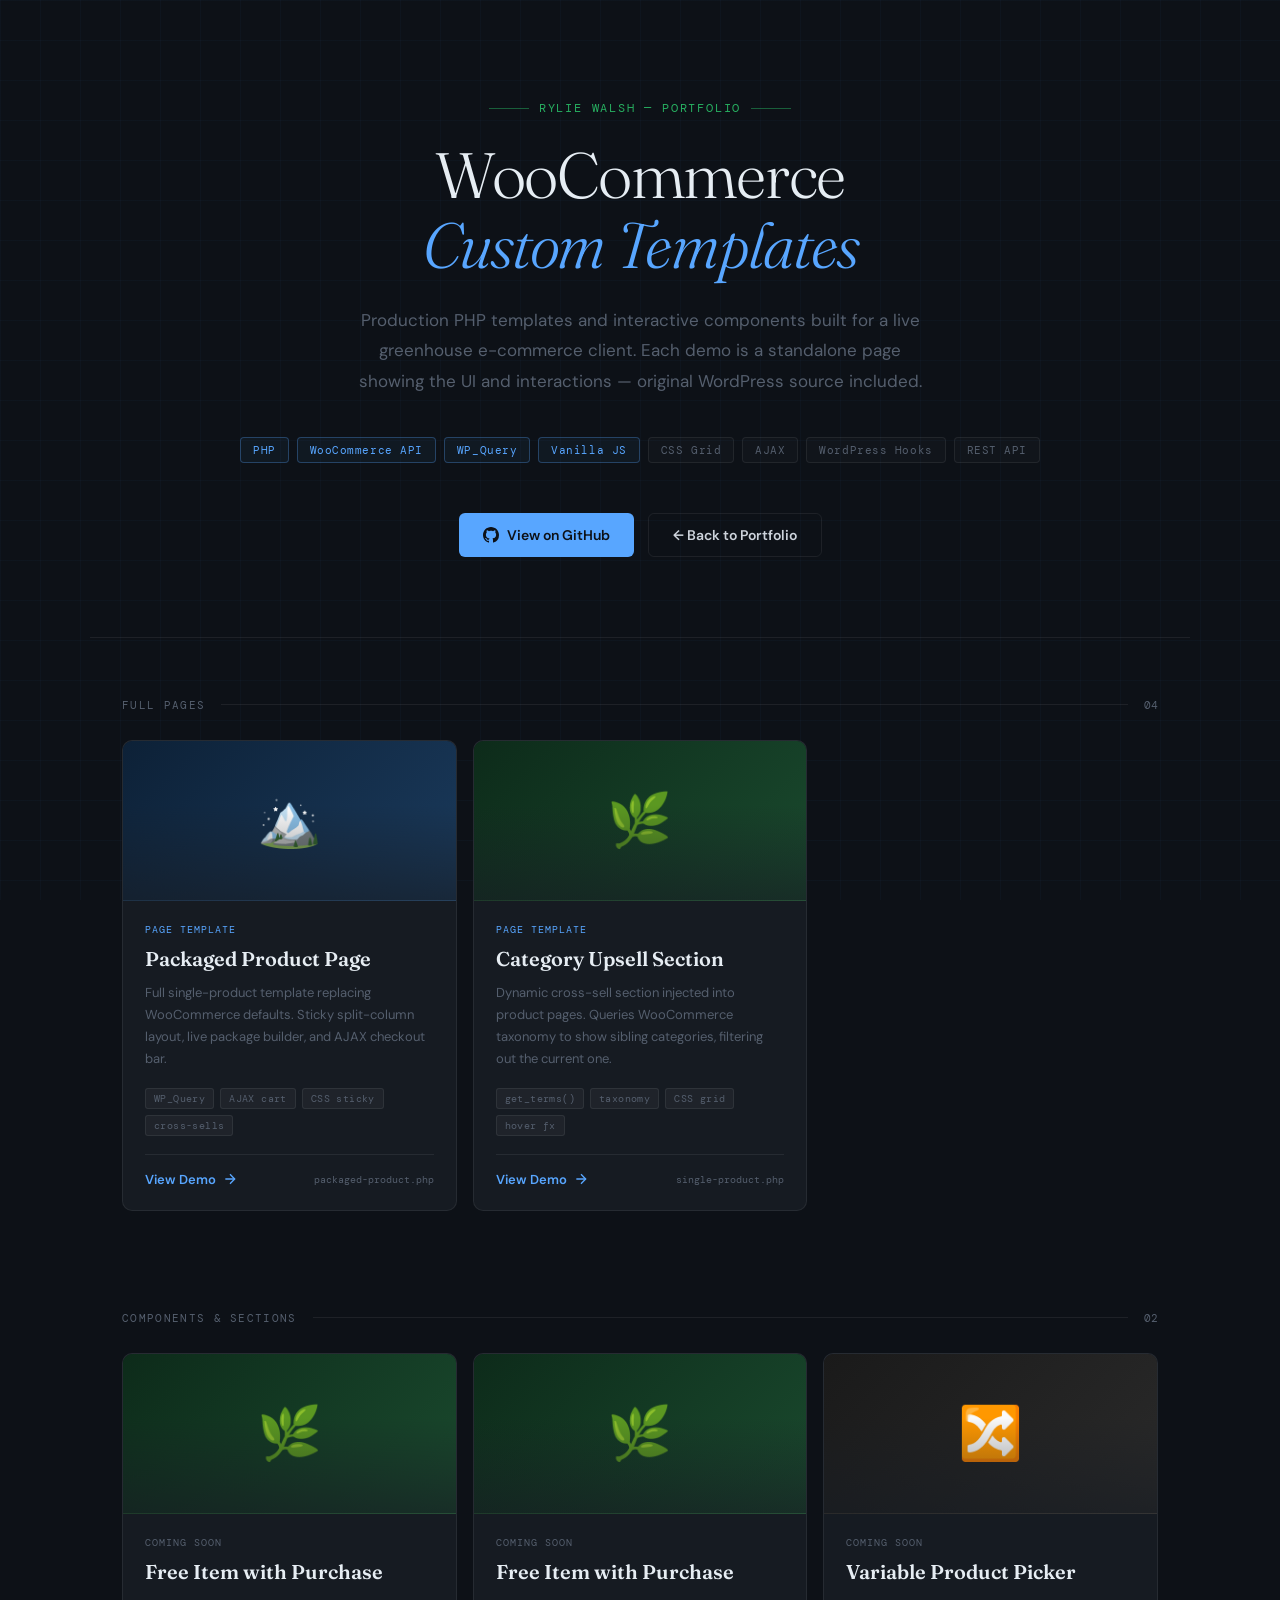
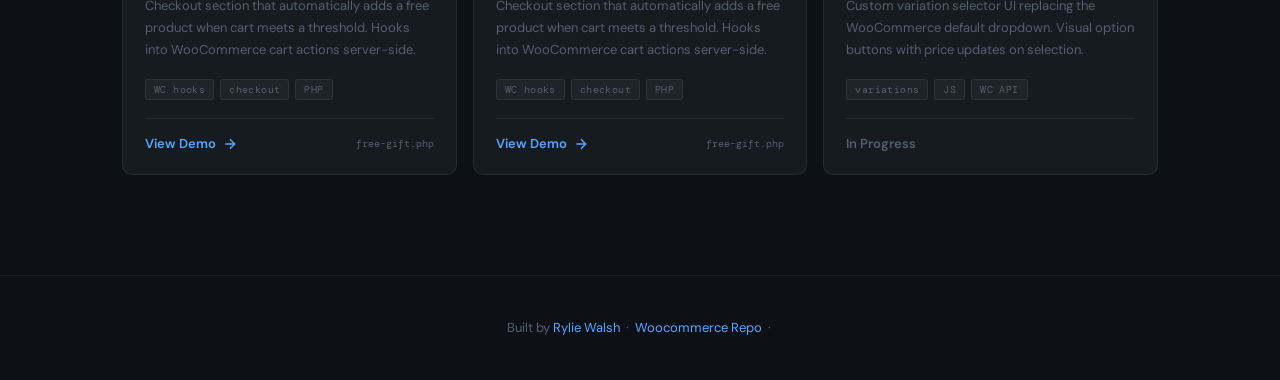
<file: index.html>
<!DOCTYPE html>
<html lang="en">
<head>
<meta charset="UTF-8">
<meta name="viewport" content="width=device-width, initial-scale=1.0">
<title>WooCommerce Templates — Rylie Walsh</title>
<link rel="preconnect" href="https://fonts.googleapis.com">
<link href="https://fonts.googleapis.com/css2?family=Fraunces:ital,wght@0,300;0,600;0,700;1,300&family=DM+Mono:wght@400;500&family=DM+Sans:wght@400;500;600&display=swap" rel="stylesheet">

<style>
:root {
  --green:  #27ae60;
  --blue:   #3498db;
  --dark:   #0d1117;
  --darker: #090d12;
  --card:   #161b22;
  --border: rgba(255,255,255,0.07);
  --text:   #cdd3db;
  --muted:  #555f6e;
  --accent: #58a6ff;
}

*, *::before, *::after { box-sizing: border-box; margin: 0; padding: 0; }

html { scroll-behavior: smooth; }

body {
  font-family: 'DM Sans', sans-serif;
  background: var(--dark);
  color: var(--text);
  min-height: 100vh;
  overflow-x: hidden;
}

/* ── Background grid ── */
body::before {
  content: '';
  position: fixed;
  inset: 0;
  background-image:
    linear-gradient(rgba(88,166,255,0.03) 1px, transparent 1px),
    linear-gradient(90deg, rgba(88,166,255,0.03) 1px, transparent 1px);
  background-size: 40px 40px;
  pointer-events: none;
  z-index: 0;
}

/* ── Hero ── */
.hero {
  position: relative;
  z-index: 1;
  max-width: 900px;
  margin: 0 auto;
  padding: 100px 32px 80px;
  text-align: center;
}

.hero-eyebrow {
  font-family: 'DM Mono', monospace;
  font-size: 12px;
  letter-spacing: 0.15em;
  text-transform: uppercase;
  color: var(--green);
  margin-bottom: 24px;
  display: flex;
  align-items: center;
  justify-content: center;
  gap: 10px;
}
.hero-eyebrow::before,
.hero-eyebrow::after {
  content: '';
  display: block;
  width: 40px;
  height: 1px;
  background: var(--green);
  opacity: 0.5;
}

.hero h1 {
  font-family: 'Fraunces', serif;
  font-size: clamp(36px, 6vw, 64px);
  font-weight: 300;
  line-height: 1.1;
  color: #e6edf3;
  margin-bottom: 24px;
  letter-spacing: -0.02em;
}
.hero h1 em {
  font-style: italic;
  color: var(--accent);
}

.hero-desc {
  font-size: 17px;
  line-height: 1.8;
  color: var(--muted);
  max-width: 580px;
  margin: 0 auto 40px;
}

.hero-stack {
  display: flex;
  flex-wrap: wrap;
  gap: 8px;
  justify-content: center;
  margin-bottom: 50px;
}
.stack-tag {
  font-family: 'DM Mono', monospace;
  font-size: 11px;
  padding: 5px 12px;
  border-radius: 4px;
  border: 1px solid var(--border);
  color: var(--muted);
  background: rgba(255,255,255,0.02);
  letter-spacing: 0.05em;
}
.stack-tag.hi { border-color: rgba(88,166,255,0.3); color: var(--accent); background: rgba(88,166,255,0.05); }

.hero-links {
  display: flex;
  gap: 14px;
  justify-content: center;
  flex-wrap: wrap;
}
.btn {
  display: inline-flex;
  align-items: center;
  gap: 8px;
  padding: 12px 24px;
  border-radius: 6px;
  font-size: 14px;
  font-weight: 600;
  text-decoration: none;
  transition: all 0.2s;
  cursor: pointer;
  border: none;
}
.btn-primary {
  background: var(--accent);
  color: #0d1117;
}
.btn-primary:hover { background: #79b8ff; transform: translateY(-1px); }
.btn-ghost {
  background: transparent;
  color: var(--text);
  border: 1px solid var(--border);
}
.btn-ghost:hover { border-color: rgba(255,255,255,0.2); background: rgba(255,255,255,0.04); }

/* ── Divider ── */
.divider {
  position: relative;
  z-index: 1;
  max-width: 1100px;
  margin: 0 auto;
  padding: 0 32px;
  border-top: 1px solid var(--border);
}

/* ── Section label ── */
.section-label {
  position: relative;
  z-index: 1;
  max-width: 1100px;
  margin: 60px auto 28px;
  padding: 0 32px;
  display: flex;
  align-items: center;
  gap: 16px;
}
.section-label-text {
  font-family: 'DM Mono', monospace;
  font-size: 11px;
  letter-spacing: 0.12em;
  text-transform: uppercase;
  color: var(--muted);
  white-space: nowrap;
}
.section-label-line {
  flex: 1;
  height: 1px;
  background: var(--border);
}
.section-label-count {
  font-family: 'DM Mono', monospace;
  font-size: 11px;
  color: var(--muted);
}

/* ── Cards grid ── */
.cards-grid {
  position: relative;
  z-index: 1;
  max-width: 1100px;
  margin: 0 auto;
  padding: 0 32px 40px;
  display: grid;
  grid-template-columns: repeat(auto-fill, minmax(320px, 1fr));
  gap: 16px;
}

/* ── Card ── */
.card {
  background: var(--card);
  border: 1px solid var(--border);
  border-radius: 10px;
  overflow: hidden;
  text-decoration: none;
  display: flex;
  flex-direction: column;
  transition: all 0.25s ease;
  position: relative;
}
.card:hover {
  border-color: rgba(88,166,255,0.3);
  transform: translateY(-3px);
  box-shadow: 0 12px 40px rgba(0,0,0,0.4);
}
.card.coming-soon {
  opacity: 0.5;
  cursor: default;
  pointer-events: none;
}

/* Card preview area */
.card-preview {
  height: 160px;
  display: flex;
  align-items: center;
  justify-content: center;
  font-size: 52px;
  position: relative;
  overflow: hidden;
  border-bottom: 1px solid var(--border);
}
.card-preview::after {
  content: '';
  position: absolute;
  inset: 0;
  background: linear-gradient(180deg, transparent 40%, rgba(22,27,34,0.6) 100%);
}

/* Card body */
.card-body { padding: 22px; flex: 1; display: flex; flex-direction: column; }

.card-type {
  font-family: 'DM Mono', monospace;
  font-size: 10px;
  letter-spacing: 0.1em;
  text-transform: uppercase;
  margin-bottom: 10px;
}
.card-type.page  { color: var(--accent); }
.card-type.section { color: var(--green); }
.card-type.coming { color: var(--muted); }

.card-title {
  font-family: 'Fraunces', serif;
  font-size: 20px;
  font-weight: 600;
  color: #e6edf3;
  margin-bottom: 10px;
  line-height: 1.3;
}

.card-desc {
  font-size: 13px;
  color: var(--muted);
  line-height: 1.7;
  flex: 1;
  margin-bottom: 18px;
}

.card-tags {
  display: flex;
  flex-wrap: wrap;
  gap: 6px;
  margin-bottom: 18px;
}
.card-tag {
  font-family: 'DM Mono', monospace;
  font-size: 10px;
  padding: 3px 8px;
  border-radius: 3px;
  background: rgba(255,255,255,0.04);
  border: 1px solid var(--border);
  color: var(--muted);
  letter-spacing: 0.04em;
}

.card-footer {
  display: flex;
  align-items: center;
  justify-content: space-between;
  padding-top: 16px;
  border-top: 1px solid var(--border);
}
.card-link-text {
  font-size: 13px;
  font-weight: 600;
  color: var(--accent);
  display: flex;
  align-items: center;
  gap: 6px;
}
.card.coming-soon .card-link-text { color: var(--muted); }
.card-arrow {
  transition: transform 0.2s;
}
.card:hover .card-arrow { transform: translateX(4px); }

/* ── Footer ── */
.site-footer {
  position: relative;
  z-index: 1;
  border-top: 1px solid var(--border);
  margin-top: 60px;
  padding: 40px 32px;
  text-align: center;
}
.site-footer p {
  font-size: 13px;
  color: var(--muted);
  line-height: 1.8;
}
.site-footer a { color: var(--accent); text-decoration: none; }
.site-footer a:hover { text-decoration: underline; }

/* ── Animations ── */
@keyframes fadeUp {
  from { opacity: 0; transform: translateY(20px); }
  to   { opacity: 1; transform: translateY(0); }
}
.hero { animation: fadeUp 0.6s ease both; }
.card { animation: fadeUp 0.5s ease both; }
.card:nth-child(1) { animation-delay: 0.05s; }
.card:nth-child(2) { animation-delay: 0.10s; }
.card:nth-child(3) { animation-delay: 0.15s; }
.card:nth-child(4) { animation-delay: 0.20s; }
.card:nth-child(5) { animation-delay: 0.25s; }
.card:nth-child(6) { animation-delay: 0.30s; }

/* ── Responsive ── */
@media (max-width: 640px) {
  .hero { padding: 70px 20px 50px; }
  .cards-grid { padding: 0 20px 40px; grid-template-columns: 1fr; }
  .section-label { padding: 0 20px; }
}
</style>
</head>
<body>

<!-- Hero -->
<div class="hero">
  <div class="hero-eyebrow">Rylie Walsh — Portfolio</div>
  <h1>WooCommerce<br><em>Custom Templates</em></h1>
  <p class="hero-desc">
    Production PHP templates and interactive components built for a live greenhouse e-commerce client. Each demo is a standalone page showing the UI and interactions — original WordPress source included.
  </p>
  <div class="hero-stack">
    <span class="stack-tag hi">PHP</span>
    <span class="stack-tag hi">WooCommerce API</span>
    <span class="stack-tag hi">WP_Query</span>
    <span class="stack-tag hi">Vanilla JS</span>
    <span class="stack-tag">CSS Grid</span>
    <span class="stack-tag">AJAX</span>
    <span class="stack-tag">WordPress Hooks</span>
    <span class="stack-tag">REST API</span>
  </div>
  <div class="hero-links">
    <a class="btn btn-primary" href="https://github.com/ryliewalsh/woocommerce" target="_blank">
      <svg width="16" height="16" viewBox="0 0 24 24" fill="currentColor"><path d="M12 0C5.37 0 0 5.37 0 12c0 5.31 3.435 9.795 8.205 11.385.6.105.825-.255.825-.57 0-.285-.015-1.23-.015-2.235-3.015.555-3.795-.735-4.035-1.41-.135-.345-.72-1.41-1.23-1.695-.42-.225-1.02-.78-.015-.795.945-.015 1.62.87 1.845 1.23 1.08 1.815 2.805 1.305 3.495.99.105-.78.42-1.305.765-1.605-2.67-.3-5.46-1.335-5.46-5.925 0-1.305.465-2.385 1.23-3.225-.12-.3-.54-1.53.12-3.18 0 0 1.005-.315 3.3 1.23.96-.27 1.98-.405 3-.405s2.04.135 3 .405c2.295-1.56 3.3-1.23 3.3-1.23.66 1.65.24 2.88.12 3.18.765.84 1.23 1.905 1.23 3.225 0 4.605-2.805 5.625-5.475 5.925.435.375.81 1.095.81 2.22 0 1.605-.015 2.895-.015 3.3 0 .315.225.69.825.57A12.02 12.02 0 0 0 24 12c0-6.63-5.37-12-12-12z"/></svg>
      View on GitHub
    </a>
    <a class="btn btn-ghost" href="https://ryliewalsh.github.io" target="_blank">
      ← Back to Portfolio
    </a>
  </div>
</div>

<div class="divider"></div>

<!-- Pages section -->
<div class="section-label">
  <span class="section-label-text">Full Pages</span>
  <div class="section-label-line"></div>
  <span class="section-label-count">04</span>
</div>

<div class="cards-grid">

  <!-- Card 1: Packaged Product  -->
  <a class="card" href="demos/packaged-product.html">
    <div class="card-preview" style="background: linear-gradient(135deg, #0d2137 0%, #1a3a5c 100%);">
      🏔️
    </div>
    <div class="card-body">
      <div class="card-type page">Page Template</div>
      <div class="card-title">Packaged Product Page</div>
      <p class="card-desc">Full single-product template replacing WooCommerce defaults. Sticky split-column layout, live package builder, and AJAX checkout bar.</p>
      <div class="card-tags">
        <span class="card-tag">WP_Query</span>
        <span class="card-tag">AJAX cart</span>
        <span class="card-tag">CSS sticky</span>
        <span class="card-tag">cross-sells</span>
      </div>
      <div class="card-footer">
        <span class="card-link-text">
          View Demo
          <svg class="card-arrow" width="16" height="16" viewBox="0 0 24 24" fill="none" stroke="currentColor" stroke-width="2"><line x1="5" y1="12" x2="19" y2="12"/><polyline points="12 5 19 12 12 19"/></svg>
        </span>
        <span style="font-family:'DM Mono',monospace;font-size:10px;color:var(--muted);">packaged-product.php</span>
      </div>
    </div>
  </a>

  <!-- Card 2: Single Product w/ upsells -->
  <a class="card" href="demos/single-product.html">
    <div class="card-preview" style="background: linear-gradient(135deg, #0d2b1a 0%, #1a4a2e 100%);">
      🌿
    </div>
    <div class="card-body">
      <div class="card-type page">Page Template</div>
      <div class="card-title">Category Upsell Section</div>
      <p class="card-desc">Dynamic cross-sell section injected into product pages. Queries WooCommerce taxonomy to show sibling categories, filtering out the current one.</p>
      <div class="card-tags">
        <span class="card-tag">get_terms()</span>
        <span class="card-tag">taxonomy</span>
        <span class="card-tag">CSS grid</span>
        <span class="card-tag">hover fx</span>
      </div>
      <div class="card-footer">
        <span class="card-link-text">
          View Demo
          <svg class="card-arrow" width="16" height="16" viewBox="0 0 24 24" fill="none" stroke="currentColor" stroke-width="2"><line x1="5" y1="12" x2="19" y2="12"/><polyline points="12 5 19 12 12 19"/></svg>
        </span>
        <span style="font-family:'DM Mono',monospace;font-size:10px;color:var(--muted);">single-product.php</span>
      </div>
    </div>
  </a>

</div>

<!-- Sections section -->
<div class="section-label">
  <span class="section-label-text">Components & Sections</span>
  <div class="section-label-line"></div>
  <span class="section-label-count">02</span>
</div>

<div class="cards-grid">

  <!-- Card: Free with purchase -->
  <a class="card" href="demos/free-gift.html">
    <div class="card-preview" style="background: linear-gradient(135deg, #0d2b1a 0%, #1a4a2e 100%);">
      🌿
    </div>
    <div class="card-body">
      <div class="card-type coming">Coming Soon</div>
      <div class="card-title">Free Item with Purchase</div>
      <p class="card-desc">Checkout section that automatically adds a free product when cart meets a threshold. Hooks into WooCommerce cart actions server-side.</p>
      <div class="card-tags">
        <span class="card-tag">WC hooks</span>
        <span class="card-tag">checkout</span>
        <span class="card-tag">PHP</span>
      </div>
      <div class="card-footer">
        <span class="card-link-text">
          View Demo
          <svg class="card-arrow" width="16" height="16" viewBox="0 0 24 24" fill="none" stroke="currentColor" stroke-width="2"><line x1="5" y1="12" x2="19" y2="12"/><polyline points="12 5 19 12 12 19"/></svg>
        </span>
        <span style="font-family:'DM Mono',monospace;font-size:10px;color:var(--muted);">free-gift.php</span>
      </div>
    </div>
  </a>
    <!-- Card: Free with purchase -->
  <a class="card" href="demos/hero.html">
    <div class="card-preview" style="background: linear-gradient(135deg, #0d2b1a 0%, #1a4a2e 100%);">
      🌿
    </div>
    <div class="card-body">
      <div class="card-type coming">Coming Soon</div>
      <div class="card-title">Free Item with Purchase</div>
      <p class="card-desc">Checkout section that automatically adds a free product when cart meets a threshold. Hooks into WooCommerce cart actions server-side.</p>
      <div class="card-tags">
        <span class="card-tag">WC hooks</span>
        <span class="card-tag">checkout</span>
        <span class="card-tag">PHP</span>
      </div>
      <div class="card-footer">
        <span class="card-link-text">
          View Demo
          <svg class="card-arrow" width="16" height="16" viewBox="0 0 24 24" fill="none" stroke="currentColor" stroke-width="2"><line x1="5" y1="12" x2="19" y2="12"/><polyline points="12 5 19 12 12 19"/></svg>
        </span>
        <span style="font-family:'DM Mono',monospace;font-size:10px;color:var(--muted);">free-gift.php</span>
      </div>
    </div>
  </a>

  <!-- Card: Variable Picker -->
  <div class="card coming-soon">
    <div class="card-preview" style="background: linear-gradient(135deg, #1a1a1a 0%, #2a2a2a 100%);">
      🔀
    </div>
    <div class="card-body">
      <div class="card-type coming">Coming Soon</div>
      <div class="card-title">Variable Product Picker</div>
      <p class="card-desc">Custom variation selector UI replacing the WooCommerce default dropdown. Visual option buttons with price updates on selection.</p>
      <div class="card-tags">
        <span class="card-tag">variations</span>
        <span class="card-tag">JS</span>
        <span class="card-tag">WC API</span>
      </div>
      <div class="card-footer">
        <span class="card-link-text">In Progress</span>
      </div>
    </div>
  </div>

</div>

<!-- Footer -->
<div class="site-footer">
  <p>
    Built by <a href="https://github.com/ryliewalsh" target="_blank">Rylie Walsh</a> &nbsp;·&nbsp;
    <a href="https://github.com/ryliewalsh/woocommerce" target="_blank">Woocommerce Repo</a> &nbsp;·&nbsp;
  </p>
</div>

</body>
</html>
</file>
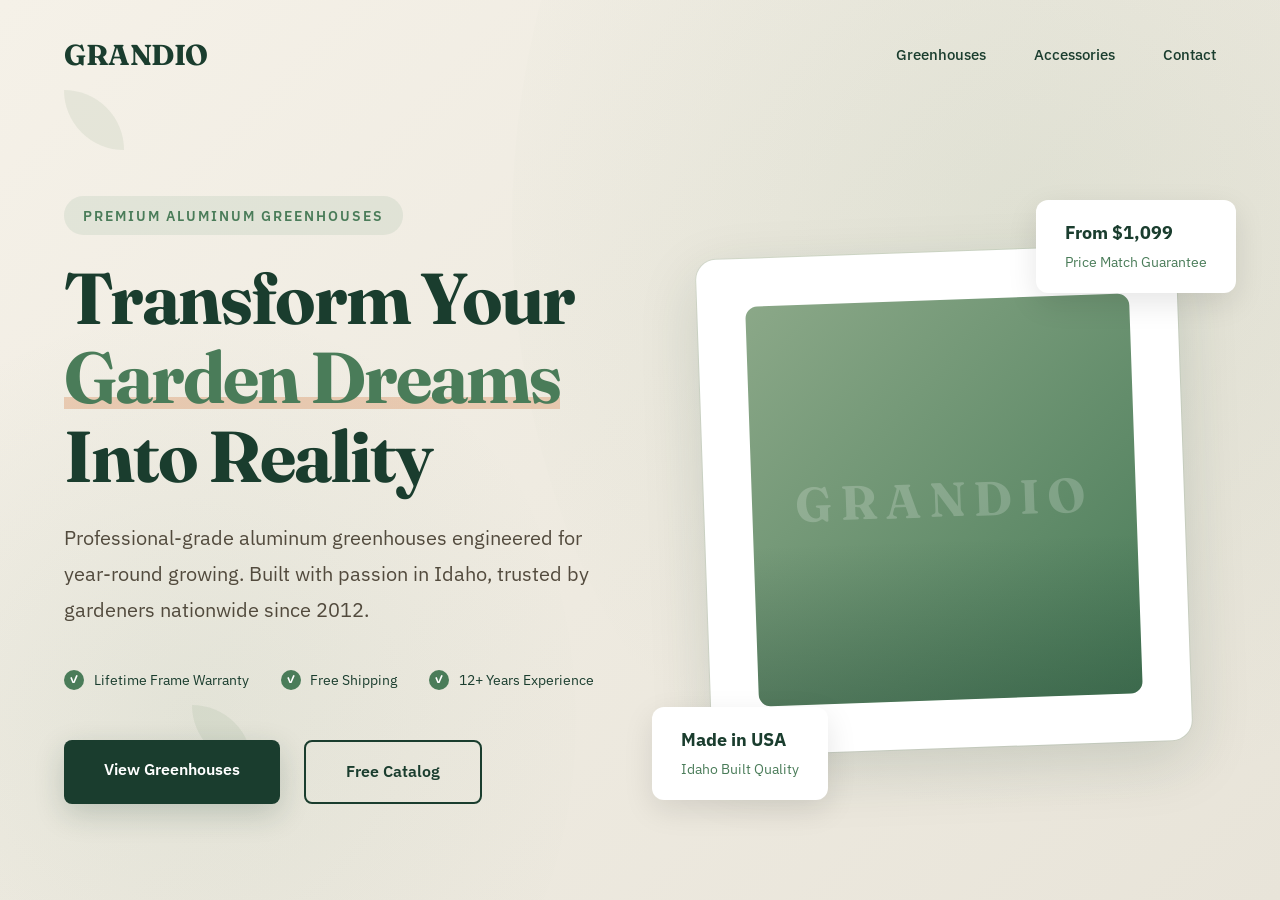
<file: demo/hero.html>
<!DOCTYPE html>
<html lang="en">
<head>
    <meta charset="UTF-8">
    <meta name="viewport" content="width=device-width, initial-scale=1.0">
    <title>Grandio Greenhouses - Transform Your Garden Dreams Into Reality</title>
    <link rel="preconnect" href="https://fonts.googleapis.com">
    <link rel="preconnect" href="https://fonts.gstatic.com" crossorigin>
    <link href="https://fonts.googleapis.com/css2?family=Fraunces:wght@300;400;600;700&family=IBM+Plex+Sans:wght@300;400;500;600&display=swap" rel="stylesheet">
    <style>
        :root {
            --forest: #1a3d2e;
            --moss: #4a7c59;
            --sage: #8ba888;
            --cream: #f5f1e8;
            --terracotta: #d4773c;
            --sky: #a8c5d4;
            --soil: #2d2416;
        }

        * {
            margin: 0;
            padding: 0;
            box-sizing: border-box;
        }

        body {
            font-family: 'IBM Plex Sans', sans-serif;
            line-height: 1.6;
            color: var(--soil);
            overflow-x: hidden;
        }

        /* Hero Section */
        .hero {
            position: relative;
            min-height: 100vh;
            background: linear-gradient(135deg, var(--cream) 0%, #e8e4d9 100%);
            overflow: hidden;
        }

        /* Organic Background Pattern */
        .hero::before {
            content: '';
            position: absolute;
            top: -50%;
            right: -20%;
            width: 80%;
            height: 150%;
            background: radial-gradient(circle at center, 
                rgba(138, 168, 136, 0.15) 0%, 
                transparent 70%);
            border-radius: 50%;
            animation: float 20s ease-in-out infinite;
        }

        .hero::after {
            content: '';
            position: absolute;
            bottom: -30%;
            left: -15%;
            width: 60%;
            height: 100%;
            background: radial-gradient(circle at center, 
                rgba(74, 124, 89, 0.08) 0%, 
                transparent 70%);
            border-radius: 50%;
            animation: float 25s ease-in-out infinite reverse;
        }

        @keyframes float {
            0%, 100% { transform: translate(0, 0) rotate(0deg); }
            33% { transform: translate(30px, -40px) rotate(5deg); }
            66% { transform: translate(-20px, 20px) rotate(-3deg); }
        }

        /* Navigation */
        nav {
            position: relative;
            z-index: 100;
            display: flex;
            justify-content: space-between;
            align-items: center;
            padding: 2rem 5%;
            animation: slideDown 0.8s ease-out;
        }

        @keyframes slideDown {
            from { opacity: 0; transform: translateY(-30px); }
            to { opacity: 1; transform: translateY(0); }
        }

        .logo {
            font-family: 'Fraunces', serif;
            font-size: 1.8rem;
            font-weight: 700;
            color: var(--forest);
            text-decoration: none;
            letter-spacing: -0.5px;
        }

        .nav-links {
            display: flex;
            gap: 3rem;
            list-style: none;
        }

        .nav-links a {
            color: var(--forest);
            text-decoration: none;
            font-weight: 500;
            font-size: 0.95rem;
            position: relative;
            transition: color 0.3s ease;
        }

        .nav-links a::after {
            content: '';
            position: absolute;
            bottom: -5px;
            left: 0;
            width: 0;
            height: 2px;
            background: var(--terracotta);
            transition: width 0.3s ease;
        }

        .nav-links a:hover {
            color: var(--moss);
        }

        .nav-links a:hover::after {
            width: 100%;
        }

        /* Hero Content */
        .hero-content {
            position: relative;
            z-index: 10;
            max-width: 1400px;
            margin: 0 auto;
            padding: 0 5%;
            display: grid;
            grid-template-columns: 1fr 1fr;
            gap: 4rem;
            align-items: center;
            min-height: calc(100vh - 120px);
        }

        .hero-text {
            animation: fadeInLeft 1s ease-out 0.3s backwards;
        }

        @keyframes fadeInLeft {
            from { opacity: 0; transform: translateX(-50px); }
            to { opacity: 1; transform: translateX(0); }
        }

        .eyebrow {
            display: inline-block;
            font-size: 0.9rem;
            font-weight: 600;
            color: var(--moss);
            text-transform: uppercase;
            letter-spacing: 2px;
            margin-bottom: 1.5rem;
            padding: 0.5rem 1.2rem;
            background: rgba(74, 124, 89, 0.1);
            border-radius: 50px;
            animation: fadeIn 1s ease-out 0.5s backwards;
        }

        @keyframes fadeIn {
            from { opacity: 0; }
            to { opacity: 1; }
        }

        h1 {
            font-family: 'Fraunces', serif;
            font-size: 4.5rem;
            font-weight: 700;
            color: var(--forest);
            line-height: 1.1;
            margin-bottom: 1.5rem;
            letter-spacing: -2px;
        }

        .highlight {
            color: var(--moss);
            position: relative;
            display: inline-block;
        }

        .highlight::after {
            content: '';
            position: absolute;
            bottom: 8px;
            left: 0;
            width: 100%;
            height: 12px;
            background: var(--terracotta);
            opacity: 0.3;
            z-index: -1;
            animation: expand 1.2s ease-out 0.8s backwards;
        }

        @keyframes expand {
            from { width: 0; }
            to { width: 100%; }
        }

        .hero-description {
            font-size: 1.25rem;
            color: var(--soil);
            opacity: 0.8;
            line-height: 1.8;
            margin-bottom: 2.5rem;
            max-width: 540px;
            animation: fadeIn 1s ease-out 0.7s backwards;
        }

        .trust-badges {
            display: flex;
            gap: 2rem;
            flex-wrap: wrap;
            margin-bottom: 3rem;
            animation: fadeIn 1s ease-out 0.9s backwards;
        }

        .badge {
            display: flex;
            align-items: center;
            gap: 0.6rem;
            font-size: 0.9rem;
            color: var(--forest);
        }

        .badge-icon {
            width: 20px;
            height: 20px;
            background: var(--moss);
            border-radius: 50%;
            display: flex;
            align-items: center;
            justify-content: center;
            color: white;
            font-weight: bold;
            font-size: 0.7rem;
        }

        .cta-buttons {
            display: flex;
            gap: 1.5rem;
            animation: fadeIn 1s ease-out 1.1s backwards;
        }

        .btn {
            padding: 1.1rem 2.5rem;
            font-size: 1rem;
            font-weight: 600;
            text-decoration: none;
            border-radius: 8px;
            transition: all 0.4s cubic-bezier(0.175, 0.885, 0.32, 1.275);
            display: inline-block;
            position: relative;
            overflow: hidden;
        }

        .btn-primary {
            background: var(--forest);
            color: white;
            box-shadow: 0 10px 30px rgba(26, 61, 46, 0.2);
        }

        .btn-primary::before {
            content: '';
            position: absolute;
            top: 0;
            left: -100%;
            width: 100%;
            height: 100%;
            background: linear-gradient(90deg, transparent, rgba(255,255,255,0.2), transparent);
            transition: left 0.5s;
        }

        .btn-primary:hover::before {
            left: 100%;
        }

        .btn-primary:hover {
            transform: translateY(-3px);
            box-shadow: 0 15px 40px rgba(26, 61, 46, 0.3);
        }

        .btn-secondary {
            background: transparent;
            color: var(--forest);
            border: 2px solid var(--forest);
        }

        .btn-secondary:hover {
            background: var(--forest);
            color: white;
            transform: translateY(-3px);
        }

        /* Hero Visual */
        .hero-visual {
            position: relative;
            animation: fadeInRight 1s ease-out 0.5s backwards;
        }

        @keyframes fadeInRight {
            from { opacity: 0; transform: translateX(50px); }
            to { opacity: 1; transform: translateX(0); }
        }

        .greenhouse-container {
            position: relative;
            padding: 2rem;
        }

        .greenhouse-frame {
            position: relative;
            background: white;
            border-radius: 20px;
            padding: 3rem;
            box-shadow: 
                0 20px 60px rgba(26, 61, 46, 0.15),
                0 0 0 1px rgba(74, 124, 89, 0.1);
            transform: rotate(-2deg);
            animation: tilt 8s ease-in-out infinite;
        }

        @keyframes tilt {
            0%, 100% { transform: rotate(-2deg); }
            50% { transform: rotate(2deg); }
        }

        .greenhouse-image {
            width: 100%;
            height: 400px;
            background: linear-gradient(135deg, var(--sage) 0%, var(--moss) 100%);
            border-radius: 12px;
            position: relative;
            overflow: hidden;
        }

        /* Decorative greenhouse illustration */
        .greenhouse-image::before {
            content: '';
            position: absolute;
            bottom: 0;
            left: 0;
            right: 0;
            height: 40%;
            background: linear-gradient(to top, rgba(26, 61, 46, 0.3), transparent);
        }

        .greenhouse-image::after {
            content: 'GRANDIO';
            position: absolute;
            top: 50%;
            left: 50%;
            transform: translate(-50%, -50%);
            font-family: 'Fraunces', serif;
            font-size: 3rem;
            font-weight: 700;
            color: rgba(255, 255, 255, 0.2);
            letter-spacing: 8px;
        }

        .floating-badge {
            position: absolute;
            background: white;
            padding: 1.2rem 1.8rem;
            border-radius: 12px;
            box-shadow: 0 10px 30px rgba(0, 0, 0, 0.1);
            animation: floatBadge 4s ease-in-out infinite;
        }

        @keyframes floatBadge {
            0%, 100% { transform: translateY(0); }
            50% { transform: translateY(-15px); }
        }

        .badge-top {
            top: -20px;
            right: -20px;
            animation-delay: 0s;
        }

        .badge-bottom {
            bottom: -20px;
            left: -20px;
            animation-delay: 2s;
        }

        .badge-title {
            font-weight: 700;
            color: var(--forest);
            font-size: 1.1rem;
            margin-bottom: 0.3rem;
        }

        .badge-subtitle {
            font-size: 0.85rem;
            color: var(--moss);
        }

        /* Decorative elements */
        .leaf-decoration {
            position: absolute;
            width: 60px;
            height: 60px;
            background: var(--sage);
            opacity: 0.15;
            border-radius: 0 100% 0 100%;
            animation: rotate 20s linear infinite;
        }

        @keyframes rotate {
            from { transform: rotate(0deg); }
            to { transform: rotate(360deg); }
        }

        .leaf-1 { top: 10%; left: 5%; animation-duration: 25s; }
        .leaf-2 { top: 60%; right: 8%; animation-duration: 30s; animation-direction: reverse; }
        .leaf-3 { bottom: 15%; left: 15%; animation-duration: 35s; }

        /* Responsive */
        @media (max-width: 968px) {
            .hero-content {
                grid-template-columns: 1fr;
                padding-top: 2rem;
            }

            h1 {
                font-size: 3rem;
            }

            .nav-links {
                gap: 1.5rem;
            }

            .greenhouse-frame {
                transform: rotate(0deg);
            }

            .floating-badge {
                position: static;
                margin: 1rem 0;
            }
        }

        @media (max-width: 640px) {
            h1 {
                font-size: 2.5rem;
            }

            .hero-description {
                font-size: 1.1rem;
            }

            .cta-buttons {
                flex-direction: column;
            }

            .btn {
                text-align: center;
            }

            nav {
                flex-direction: column;
                gap: 1.5rem;
            }

            .nav-links {
                flex-direction: column;
                text-align: center;
                gap: 1rem;
            }
        }
    </style>
</head>
<body>
    <section class="hero">
        <!-- Decorative leaves -->
        <div class="leaf-decoration leaf-1"></div>
        <div class="leaf-decoration leaf-2"></div>
        <div class="leaf-decoration leaf-3"></div>

        <!-- Navigation -->
        <nav>
            <a href="/" class="logo">GRANDIO</a>
            <ul class="nav-links">
                <li><a href="/greenhouses/">Greenhouses</a></li>
                <li><a href="/product-category/accessories/">Accessories</a></li>
                <li><a href="/contact_and_faq/">Contact</a></li>
            </ul>
        </nav>

        <!-- Hero Content -->
        <div class="hero-content">
            <div class="hero-text">
                <span class="eyebrow">Premium Aluminum Greenhouses</span>
                
                <h1>
                    Transform Your<br>
                    <span class="highlight">Garden Dreams</span><br>
                    Into Reality
                </h1>

                <p class="hero-description">
                    Professional-grade aluminum greenhouses engineered for year-round growing. 
                    Built with passion in Idaho, trusted by gardeners nationwide since 2012.
                </p>

                <div class="trust-badges">
                    <div class="badge">
                        <span class="badge-icon">✓</span>
                        <span>Lifetime Frame Warranty</span>
                    </div>
                    <div class="badge">
                        <span class="badge-icon">✓</span>
                        <span>Free Shipping</span>
                    </div>
                    <div class="badge">
                        <span class="badge-icon">✓</span>
                        <span>12+ Years Experience</span>
                    </div>
                </div>

                <div class="cta-buttons">
                    <a href="/greenhouses/" class="btn btn-primary">View Greenhouses</a>
                    <a href="/greenhouse-catalog-request/" class="btn btn-secondary">Free Catalog</a>
                </div>
            </div>

            <div class="hero-visual">
                <div class="greenhouse-container">
                    <div class="greenhouse-frame">
                        <div class="greenhouse-image"></div>
                    </div>
                    
                    <div class="floating-badge badge-top">
                        <div class="badge-title">From $1,099</div>
                        <div class="badge-subtitle">Price Match Guarantee</div>
                    </div>
                    
                    <div class="floating-badge badge-bottom">
                        <div class="badge-title">Made in USA</div>
                        <div class="badge-subtitle">Idaho Built Quality</div>
                    </div>
                </div>
            </div>
        </div>
    </section>
</body>
</html>
</file>
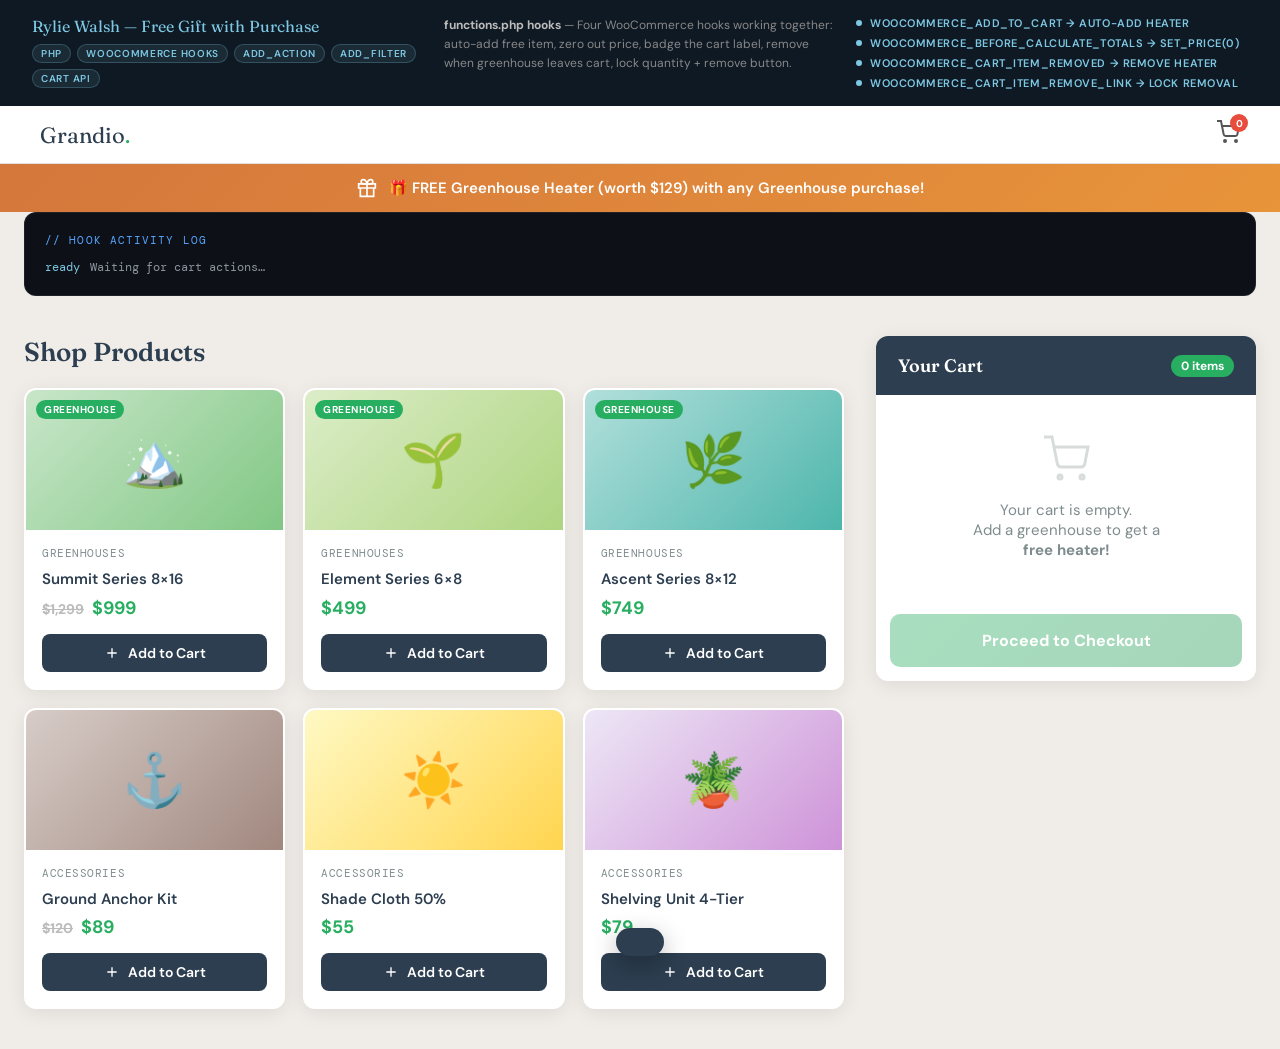
<file: demos/free-gift.html>
<!DOCTYPE html>
<html lang="en">
<head>
<meta charset="UTF-8">
<meta name="viewport" content="width=device-width, initial-scale=1.0">
<title>Free Gift with Purchase — Portfolio Demo</title>
<link rel="preconnect" href="https://fonts.googleapis.com">
<link href="https://fonts.googleapis.com/css2?family=Fraunces:ital,wght@0,300;0,600;0,700;1,300&family=DM+Mono:wght@400;500&family=DM+Sans:wght@400;500;600&display=swap" rel="stylesheet">
<style>
:root {
  --green:  #27ae60;
  --blue:   #3498db;
  --red:    #e74c3c;
  --orange: #d4773c;
  --dark:   #2c3e50;
  --mid:    #7f8c8d;
  --light:  #f8f9fa;
  --border: #e0e0e0;
  --shadow: 0 4px 20px rgba(0,0,0,0.08);
  --radius: 12px;
}
*, *::before, *::after { box-sizing: border-box; margin: 0; padding: 0; }
body { font-family: 'DM Sans', sans-serif; background: #f0ede8; color: var(--dark); }

/* ── Portfolio Banner ── */
.port-banner {
  background: #0f1923; color: #e8e4dc;
  padding: 16px 32px;
  display: grid; grid-template-columns: 1fr 1fr 1fr;
  gap: 20px; align-items: start;
}
.port-banner h1 { font-family: 'Fraunces', serif; font-size: 16px; font-weight: 400; color: #7ec8e3; }
.port-banner p { font-size: 12px; color: #888; line-height: 1.6; }
.port-banner p strong { color: #bbb; }
.port-features { display: flex; flex-direction: column; gap: 6px; }
.port-feature { display: flex; align-items: center; gap: 8px; font-size: 11px; color: #7ec8e3; font-weight: 600; letter-spacing: 0.05em; text-transform: uppercase; }
.port-feature-dot { width: 6px; height: 6px; border-radius: 50%; background: #7ec8e3; flex-shrink: 0; }
.port-pills { display: flex; flex-wrap: wrap; gap: 6px; margin-top: 8px; }
.port-pill { background: rgba(126,200,227,0.1); border: 1px solid rgba(126,200,227,0.25); color: #7ec8e3; font-size: 10px; font-weight: 600; letter-spacing: 0.07em; text-transform: uppercase; padding: 2px 8px; border-radius: 20px; }

/* ── Store Header ── */
.store-header { background: white; border-bottom: 1px solid #e0e0e0; padding: 14px 40px; display: flex; align-items: center; justify-content: space-between; }
.store-logo { font-family: 'Fraunces', serif; font-size: 22px; color: var(--dark); }
.store-logo span { color: var(--green); }
.cart-icon-wrap { position: relative; cursor: pointer; }
.cart-badge-icon { position: absolute; top: -6px; right: -8px; background: var(--red); color: white; font-size: 10px; font-weight: 700; width: 18px; height: 18px; border-radius: 50%; display: flex; align-items: center; justify-content: center; }

/* ── Free gift promo banner ── */
.promo-banner {
  background: linear-gradient(135deg, #d4773c, #e8943a);
  color: white; padding: 14px 40px;
  display: flex; align-items: center; justify-content: center;
  gap: 12px; font-weight: 600; font-size: 15px;
}
.promo-banner svg { flex-shrink: 0; }

/* ── Layout ── */
.page-layout {
  max-width: 1300px; margin: 40px auto; padding: 0 24px;
  display: grid; grid-template-columns: 1fr 380px; gap: 32px; align-items: start;
}

/* ── Hook log panel ── */
.hook-log {
  background: #0d1117; border-radius: var(--radius);
  padding: 20px; margin: 0 24px 24px; font-family: 'DM Mono', monospace;
  font-size: 12px; border: 1px solid rgba(255,255,255,0.07);
}
.hook-log-title { color: #58a6ff; font-size: 11px; letter-spacing: 0.1em; text-transform: uppercase; margin-bottom: 12px; }
.hook-log-entries { max-height: 90px; overflow-y: auto; display: flex; flex-direction: column; gap: 4px; }
.hook-entry { display: flex; gap: 10px; align-items: baseline; }
.hook-entry .hook-name { color: #7ec8e3; flex-shrink: 0; }
.hook-entry .hook-msg { color: #8b949e; }
.hook-entry .hook-msg.ok { color: #3fb950; }
.hook-entry .hook-msg.warn { color: #d4773c; }
.hook-entry .hook-time { color: #444; font-size: 10px; flex-shrink: 0; margin-left: auto; }

/* ── Product grid ── */
.products-section h2 { font-family: 'Fraunces', serif; font-size: 26px; font-weight: 600; margin-bottom: 20px; color: var(--dark); }
.products-grid { display: grid; grid-template-columns: repeat(auto-fill, minmax(200px, 1fr)); gap: 18px; }

.product-card {
  background: white; border-radius: var(--radius);
  overflow: hidden; box-shadow: var(--shadow);
  border: 2px solid transparent; transition: all 0.25s;
  display: flex; flex-direction: column;
}
.product-card:hover { transform: translateY(-3px); box-shadow: 0 8px 28px rgba(0,0,0,0.13); }
.product-card.in-cart { border-color: var(--green); }

.product-img {
  height: 140px; display: flex; align-items: center;
  justify-content: center; font-size: 52px; position: relative;
}
.greenhouse-badge {
  position: absolute; top: 10px; left: 10px;
  background: var(--green); color: white;
  font-size: 10px; font-weight: 700; padding: 3px 8px;
  border-radius: 10px; text-transform: uppercase; letter-spacing: 0.05em;
  font-family: 'DM Sans', sans-serif;
}
.product-body { padding: 16px; flex: 1; display: flex; flex-direction: column; }
.product-name { font-weight: 600; font-size: 15px; margin-bottom: 6px; line-height: 1.3; color: var(--dark); }
.product-price { font-size: 18px; font-weight: 700; color: var(--green); margin-bottom: 14px; }
.product-price del { color: #bbb; font-size: 14px; margin-right: 4px; }
.product-category { font-size: 11px; color: var(--mid); margin-bottom: 10px; font-family: 'DM Mono', monospace; text-transform: uppercase; letter-spacing: 0.05em; }
.add-btn {
  margin-top: auto; padding: 10px 16px; border-radius: 8px;
  border: none; font-family: 'DM Sans', sans-serif;
  font-size: 14px; font-weight: 600; cursor: pointer;
  transition: all 0.2s; display: flex; align-items: center; justify-content: center; gap: 8px;
  background: var(--dark); color: white;
}
.add-btn:hover { background: var(--blue); }
.add-btn.added { background: var(--green); }
.add-btn.remove-mode { background: #fff; color: var(--red); border: 2px solid var(--red); }
.add-btn.remove-mode:hover { background: var(--red); color: white; }

/* ── Cart panel ── */
.cart-panel {
  background: white; border-radius: var(--radius);
  box-shadow: var(--shadow); position: sticky; top: 24px;
  overflow: hidden;
}
.cart-header {
  background: var(--dark); color: white;
  padding: 18px 22px; display: flex; align-items: center; justify-content: space-between;
}
.cart-header-title { font-family: 'Fraunces', serif; font-size: 18px; font-weight: 600; }
.cart-count-pill {
  background: var(--green); color: white; font-size: 12px;
  font-weight: 700; padding: 3px 10px; border-radius: 20px;
}

.cart-empty {
  padding: 40px 22px; text-align: center; color: var(--mid); font-size: 15px;
}
.cart-empty svg { margin-bottom: 12px; opacity: 0.3; }

.cart-items { padding: 12px; }

/* Free gift announcement */
.free-gift-announcement {
  background: linear-gradient(135deg, #fff8f0, #ffe8d4);
  border: 2px solid var(--orange); border-radius: 10px;
  padding: 14px 16px; margin-bottom: 10px;
  display: none; align-items: center; gap: 12px;
  animation: slideIn 0.4s ease;
}
.free-gift-announcement.visible { display: flex; }
@keyframes slideIn { from { opacity: 0; transform: translateY(-8px); } to { opacity: 1; transform: translateY(0); } }
.gift-announcement-text { font-size: 13px; font-weight: 600; color: var(--orange); line-height: 1.4; }

/* Cart item */
.cart-item {
  display: flex; align-items: center; gap: 12px;
  padding: 12px; border-radius: 10px; margin-bottom: 8px;
  background: var(--light); transition: all 0.3s;
  border: 2px solid transparent;
  animation: itemIn 0.3s ease;
}
@keyframes itemIn { from { opacity: 0; transform: translateX(-10px); } to { opacity: 1; transform: translateX(0); } }
.cart-item.free-item { background: #fff8f0; border-color: var(--orange); }
.cart-item.removing { opacity: 0; transform: translateX(20px); }

.cart-item-emoji { font-size: 28px; flex-shrink: 0; width: 44px; text-align: center; }
.cart-item-info { flex: 1; min-width: 0; }
.cart-item-name { font-size: 13px; font-weight: 600; color: var(--dark); line-height: 1.3; margin-bottom: 4px; }
.free-gift-badge {
  display: inline-block; background: var(--orange); color: white;
  font-size: 10px; font-weight: 700; padding: 2px 7px; border-radius: 3px;
  margin-left: 6px; vertical-align: middle; font-family: 'DM Mono', monospace;
}
.cart-item-price { font-size: 14px; font-weight: 700; color: var(--green); }
.cart-item-price.free { color: var(--orange); }
.cart-item-price del { color: #bbb; font-size: 12px; margin-right: 4px; font-weight: 400; }

.cart-item-qty {
  font-size: 12px; color: var(--mid); background: white;
  border: 1px solid var(--border); border-radius: 6px;
  padding: 4px 10px; font-weight: 600; flex-shrink: 0;
}
.cart-item-qty.locked { color: #bbb; font-style: italic; }

.cart-remove {
  background: none; border: none; cursor: pointer;
  color: #ccc; font-size: 18px; transition: color 0.2s;
  flex-shrink: 0; width: 28px; height: 28px;
  display: flex; align-items: center; justify-content: center;
  border-radius: 50%;
}
.cart-remove:hover { color: var(--red); background: #fff5f5; }
.cart-remove.locked {
  cursor: not-allowed; color: var(--green);
  font-size: 14px;
}
.cart-remove.locked:hover { background: transparent; color: var(--green); }

/* Cart totals */
.cart-totals { padding: 14px 14px 0; border-top: 1px solid var(--border); margin-top: 4px; }
.totals-row { display: flex; justify-content: space-between; font-size: 14px; color: var(--mid); margin-bottom: 8px; }
.totals-row.savings { color: var(--green); font-weight: 600; }
.totals-row.total { font-size: 18px; font-weight: 700; color: var(--dark); border-top: 1px solid var(--border); padding-top: 10px; margin-top: 4px; }

.checkout-btn {
  display: block; width: calc(100% - 28px); margin: 14px;
  background: linear-gradient(135deg, var(--green), #229954);
  color: white; border: none; padding: 16px;
  border-radius: 10px; font-size: 16px; font-weight: 700;
  cursor: pointer; font-family: 'DM Sans', sans-serif;
  transition: all 0.2s; text-align: center;
}
.checkout-btn:hover { transform: translateY(-2px); box-shadow: 0 6px 20px rgba(39,174,96,0.4); }
.checkout-btn:disabled { opacity: 0.4; cursor: not-allowed; transform: none; box-shadow: none; }

/* Notification */
.notif {
  position: fixed; bottom: 24px; left: 50%; transform: translateX(-50%) translateY(80px);
  background: var(--dark); color: white; padding: 14px 24px;
  border-radius: 30px; font-size: 14px; font-weight: 600;
  box-shadow: 0 8px 24px rgba(0,0,0,0.3); z-index: 9999;
  transition: transform 0.3s ease; white-space: nowrap;
  display: flex; align-items: center; gap: 10px;
}
.notif.show { transform: translateX(-50%) translateY(0); }
.notif.green { border-left: 4px solid var(--green); }
.notif.orange { border-left: 4px solid var(--orange); }
.notif.red { border-left: 4px solid var(--red); }

@media (max-width: 900px) {
  .page-layout { grid-template-columns: 1fr; }
  .cart-panel { position: static; }
  .port-banner { grid-template-columns: 1fr; }
}
</style>
</head>
<body>

<!-- Portfolio banner -->
<div class="port-banner">
  <div>
    <h1>Rylie Walsh — Free Gift with Purchase</h1>
    <div class="port-pills" style="margin-top:8px;">
      <span class="port-pill">PHP</span>
      <span class="port-pill">WooCommerce Hooks</span>
      <span class="port-pill">add_action</span>
      <span class="port-pill">add_filter</span>
      <span class="port-pill">Cart API</span>
    </div>
  </div>
  <div>
    <p><strong>functions.php hooks</strong> — Four WooCommerce hooks working together: auto-add free item, zero out price, badge the cart label, remove when greenhouse leaves cart, lock quantity + remove button.</p>
  </div>
  <div class="port-features">
    <div class="port-feature"><span class="port-feature-dot"></span>woocommerce_add_to_cart → auto-add heater</div>
    <div class="port-feature"><span class="port-feature-dot"></span>woocommerce_before_calculate_totals → set_price(0)</div>
    <div class="port-feature"><span class="port-feature-dot"></span>woocommerce_cart_item_removed → remove heater</div>
    <div class="port-feature"><span class="port-feature-dot"></span>woocommerce_cart_item_remove_link → lock removal</div>
  </div>
</div>

<!-- Store chrome -->
<div class="store-header">
  <div class="store-logo">Grandio<span>.</span></div>
  <div class="cart-icon-wrap">
    <svg width="24" height="24" viewBox="0 0 24 24" fill="none" stroke="#555" stroke-width="2">
      <circle cx="9" cy="21" r="1"/><circle cx="20" cy="21" r="1"/>
      <path d="M1 1h4l2.68 13.39a2 2 0 0 0 2 1.61h9.72a2 2 0 0 0 2-1.61L23 6H6"/>
    </svg>
    <span class="cart-badge-icon" id="header-cart-count">0</span>
  </div>
</div>

<!-- Promo banner -->
<div class="promo-banner">
  <svg width="20" height="20" viewBox="0 0 24 24" fill="none" stroke="white" stroke-width="2"><path d="M20 12v10H4V12"/><path d="M22 7H2v5h20V7z"/><path d="M12 22V7"/><path d="M12 7H7.5a2.5 2.5 0 0 1 0-5C11 2 12 7 12 7z"/><path d="M12 7h4.5a2.5 2.5 0 0 0 0-5C13 2 12 7 12 7z"/></svg>
  🎁 FREE Greenhouse Heater (worth $129) with any Greenhouse purchase!
</div>

<!-- Hook log -->
<div class="hook-log">
  <div class="hook-log-title">// Hook Activity Log</div>
  <div class="hook-log-entries" id="hookLog">
    <div class="hook-entry"><span class="hook-name">ready</span><span class="hook-msg">Waiting for cart actions…</span></div>
  </div>
</div>

<!-- Main layout -->
<div class="page-layout">

  <!-- Products -->
  <div class="products-section">
    <h2>Shop Products</h2>
    <div class="products-grid" id="productsGrid">

      <!-- Greenhouses -->
      <div class="product-card" data-id="101" data-name="Summit Series 8×16" data-price="999" data-category="greenhouses" data-emoji="🏔️" data-bg="linear-gradient(135deg,#c8e6c9,#81c784)">
        <div class="product-img" style="background:linear-gradient(135deg,#c8e6c9,#81c784);">
          🏔️ <span class="greenhouse-badge">Greenhouse</span>
        </div>
        <div class="product-body">
          <div class="product-category">greenhouses</div>
          <div class="product-name">Summit Series 8×16</div>
          <div class="product-price"><del>$1,299</del> $999</div>
          <button class="add-btn" onclick="toggleCart(101)">
            <svg width="16" height="16" viewBox="0 0 24 24" fill="none" stroke="currentColor" stroke-width="2"><line x1="12" y1="5" x2="12" y2="19"/><line x1="5" y1="12" x2="19" y2="12"/></svg>
            Add to Cart
          </button>
        </div>
      </div>

      <div class="product-card" data-id="102" data-name="Element Series 6×8" data-price="499" data-category="greenhouses" data-emoji="🌱" data-bg="linear-gradient(135deg,#dcedc8,#aed581)">
        <div class="product-img" style="background:linear-gradient(135deg,#dcedc8,#aed581);">
          🌱 <span class="greenhouse-badge">Greenhouse</span>
        </div>
        <div class="product-body">
          <div class="product-category">greenhouses</div>
          <div class="product-name">Element Series 6×8</div>
          <div class="product-price">$499</div>
          <button class="add-btn" onclick="toggleCart(102)">
            <svg width="16" height="16" viewBox="0 0 24 24" fill="none" stroke="currentColor" stroke-width="2"><line x1="12" y1="5" x2="12" y2="19"/><line x1="5" y1="12" x2="19" y2="12"/></svg>
            Add to Cart
          </button>
        </div>
      </div>

      <div class="product-card" data-id="103" data-name="Ascent Series 8×12" data-price="749" data-category="greenhouses" data-emoji="🌿" data-bg="linear-gradient(135deg,#b2dfdb,#4db6ac)">
        <div class="product-img" style="background:linear-gradient(135deg,#b2dfdb,#4db6ac);">
          🌿 <span class="greenhouse-badge">Greenhouse</span>
        </div>
        <div class="product-body">
          <div class="product-category">greenhouses</div>
          <div class="product-name">Ascent Series 8×12</div>
          <div class="product-price">$749</div>
          <button class="add-btn" onclick="toggleCart(103)">
            <svg width="16" height="16" viewBox="0 0 24 24" fill="none" stroke="currentColor" stroke-width="2"><line x1="12" y1="5" x2="12" y2="19"/><line x1="5" y1="12" x2="19" y2="12"/></svg>
            Add to Cart
          </button>
        </div>
      </div>

      <!-- Non-greenhouse accessories -->
      <div class="product-card" data-id="201" data-name="Ground Anchor Kit" data-price="89" data-category="accessories" data-emoji="⚓" data-bg="linear-gradient(135deg,#d7ccc8,#a1887f)">
        <div class="product-img" style="background:linear-gradient(135deg,#d7ccc8,#a1887f);">⚓</div>
        <div class="product-body">
          <div class="product-category">accessories</div>
          <div class="product-name">Ground Anchor Kit</div>
          <div class="product-price"><del>$120</del> $89</div>
          <button class="add-btn" onclick="toggleCart(201)">
            <svg width="16" height="16" viewBox="0 0 24 24" fill="none" stroke="currentColor" stroke-width="2"><line x1="12" y1="5" x2="12" y2="19"/><line x1="5" y1="12" x2="19" y2="12"/></svg>
            Add to Cart
          </button>
        </div>
      </div>

      <div class="product-card" data-id="202" data-name="Shade Cloth 50%" data-price="55" data-category="accessories" data-emoji="☀️" data-bg="linear-gradient(135deg,#fff9c4,#ffd54f)">
        <div class="product-img" style="background:linear-gradient(135deg,#fff9c4,#ffd54f);">☀️</div>
        <div class="product-body">
          <div class="product-category">accessories</div>
          <div class="product-name">Shade Cloth 50%</div>
          <div class="product-price">$55</div>
          <button class="add-btn" onclick="toggleCart(202)">
            <svg width="16" height="16" viewBox="0 0 24 24" fill="none" stroke="currentColor" stroke-width="2"><line x1="12" y1="5" x2="12" y2="19"/><line x1="5" y1="12" x2="19" y2="12"/></svg>
            Add to Cart
          </button>
        </div>
      </div>

      <div class="product-card" data-id="203" data-name="Shelving Unit 4-Tier" data-price="79" data-category="accessories" data-emoji="🪴" data-bg="linear-gradient(135deg,#ede7f6,#ce93d8)">
        <div class="product-img" style="background:linear-gradient(135deg,#ede7f6,#ce93d8);">🪴</div>
        <div class="product-body">
          <div class="product-category">accessories</div>
          <div class="product-name">Shelving Unit 4-Tier</div>
          <div class="product-price">$79</div>
          <button class="add-btn" onclick="toggleCart(203)">
            <svg width="16" height="16" viewBox="0 0 24 24" fill="none" stroke="currentColor" stroke-width="2"><line x1="12" y1="5" x2="12" y2="19"/><line x1="5" y1="12" x2="19" y2="12"/></svg>
            Add to Cart
          </button>
        </div>
      </div>

    </div>
  </div>

  <!-- Cart panel -->
  <div class="cart-panel">
    <div class="cart-header">
      <span class="cart-header-title">Your Cart</span>
      <span class="cart-count-pill" id="cart-count-pill">0 items</span>
    </div>

    <div id="cart-body">
      <div class="cart-empty" id="cart-empty">
        <svg width="48" height="48" viewBox="0 0 24 24" fill="none" stroke="currentColor" stroke-width="1.5"><circle cx="9" cy="21" r="1"/><circle cx="20" cy="21" r="1"/><path d="M1 1h4l2.68 13.39a2 2 0 0 0 2 1.61h9.72a2 2 0 0 0 2-1.61L23 6H6"/></svg>
        <p>Your cart is empty.<br>Add a greenhouse to get a<br><strong>free heater!</strong></p>
      </div>

      <div id="cart-items" class="cart-items" style="display:none;">

        <!-- Free gift announcement -->
        <div class="free-gift-announcement" id="gift-announcement">
          <span style="font-size:28px;">🎁</span>
          <div class="gift-announcement-text">
            Free Greenhouse Heater added!<br>
            <span style="font-size:11px;font-weight:400;color:#a05a2c;">Automatically removed if greenhouse is removed</span>
          </div>
        </div>

        <div id="cart-item-list"></div>

        <div class="cart-totals" id="cart-totals">
          <div class="totals-row"><span>Subtotal</span><span id="subtotal-val">$0</span></div>
          <div class="totals-row savings" id="savings-row" style="display:none;"><span>🎁 Free Heater Savings</span><span id="savings-val">-$129</span></div>
          <div class="totals-row"><span>Shipping</span><span style="color:#27ae60;font-weight:600;">FREE</span></div>
          <div class="totals-row total"><span>Total</span><span id="total-val">$0</span></div>
        </div>

      </div>
    </div>

    <button class="checkout-btn" id="checkout-btn" disabled>Proceed to Checkout</button>
  </div>

</div>

<!-- Notification -->
<div class="notif" id="notif"></div>

<script>
// ══════════════════════════════════════════════════════════
// CART STATE
// Mirrors WC()->cart->get_cart() structure
// ══════════════════════════════════════════════════════════
const FREE_HEATER_ID  = 999;
const FREE_HEATER_PRICE = 129;
const GREENHOUSE_CAT  = 'greenhouses';

const PRODUCTS = {
  101: { id:101, name:'Summit Series 8×16',  price:999,  category:'greenhouses', emoji:'🏔️', regularPrice:1299 },
  102: { id:102, name:'Element Series 6×8',  price:499,  category:'greenhouses', emoji:'🌱', regularPrice:499  },
  103: { id:103, name:'Ascent Series 8×12',  price:749,  category:'greenhouses', emoji:'🌿', regularPrice:749  },
  201: { id:201, name:'Ground Anchor Kit',   price:89,   category:'accessories', emoji:'⚓', regularPrice:120  },
  202: { id:202, name:'Shade Cloth 50%',     price:55,   category:'accessories', emoji:'☀️', regularPrice:55   },
  203: { id:203, name:'Shelving Unit 4-Tier',price:79,   category:'accessories', emoji:'🪴', regularPrice:79   },
  999: { id:999, name:'Greenhouse Heater',   price:129,  category:'accessories', emoji:'🔥', regularPrice:129, isFreeGift:true },
};

let cart = {}; // { productId: { product, qty, isFreeGift } }

// ── Helpers ─────────────────────────────────────────────
function isGreenhouse(id) {
  return PRODUCTS[id] && PRODUCTS[id].category === GREENHOUSE_CAT;
}
function hasGreenhouse() {
  return Object.keys(cart).some(id => isGreenhouse(parseInt(id)));
}
function heaterInCart() {
  return !!cart[FREE_HEATER_ID];
}

// ── Hook log ─────────────────────────────────────────────
function logHook(hookName, msg, style='') {
  const log = document.getElementById('hookLog');
  const time = new Date().toLocaleTimeString('en-US', {hour12:false, hour:'2-digit', minute:'2-digit', second:'2-digit'});
  const entry = document.createElement('div');
  entry.className = 'hook-entry';
  entry.innerHTML = `<span class="hook-name">${hookName}</span><span class="hook-msg ${style}">${msg}</span><span class="hook-time">${time}</span>`;
  log.appendChild(entry);
  log.scrollTop = log.scrollHeight;
}

// ── Notification ─────────────────────────────────────────
function showNotif(msg, type='green') {
  const el = document.getElementById('notif');
  el.textContent = msg;
  el.className = 'notif ' + type;
  void el.offsetWidth;
  el.classList.add('show');
  setTimeout(() => el.classList.remove('show'), 3000);
}

// ══════════════════════════════════════════════════════════
// CORE LOGIC — mirrors PHP hook functions exactly
// ══════════════════════════════════════════════════════════

/**
 * Mirrors: add_free_heater_with_greenhouse()
 * Hook: woocommerce_add_to_cart
 * Fires when any product is added. If it's a greenhouse
 * and heater isn't already in cart, add heater as free gift.
 */
function woocommerce_add_to_cart(productId) {
  logHook('woocommerce_add_to_cart', `product_id=${productId} added`);

  if (!isGreenhouse(productId)) {
    logHook('add_free_heater', `product ${productId} not in 'greenhouses' category — skip`);
    return;
  }

  logHook('add_free_heater', `greenhouse detected`, 'ok');

  if (heaterInCart()) {
    logHook('add_free_heater', `heater already in cart — skip duplicate`);
    return;
  }

  // WC()->cart->add_to_cart($free_heater_id, 1, 0, [], ['free_gift' => true])
  cart[FREE_HEATER_ID] = { product: PRODUCTS[FREE_HEATER_ID], qty: 1, isFreeGift: true };
  logHook('add_free_heater', `heater added to cart as free_gift=true`, 'ok');

  // Immediately fire price hook
  woocommerce_before_calculate_totals();
}

/**
 * Mirrors: set_free_heater_price()
 * Hook: woocommerce_before_calculate_totals
 * Checks if greenhouse still in cart; if so sets heater price to 0.
 * Guards against double-firing with did_action check.
 */
function woocommerce_before_calculate_totals() {
  logHook('woocommerce_before_calculate_totals', `recalculating cart prices`);

  if (!cart[FREE_HEATER_ID]) return;

  if (hasGreenhouse()) {
    // $cart_item['data']->set_price(0)
    cart[FREE_HEATER_ID].displayPrice = 0;
    logHook('set_free_heater_price', `greenhouse in cart → set_price(0)`, 'ok');
  } else {
    cart[FREE_HEATER_ID].displayPrice = FREE_HEATER_PRICE;
    logHook('set_free_heater_price', `no greenhouse → price restored to $${FREE_HEATER_PRICE}`, 'warn');
  }
}

/**
 * Mirrors: remove_free_heater_if_no_greenhouse()
 * Hook: woocommerce_cart_item_removed
 * After any item removed, check if greenhouses remain.
 * If none, remove the heater.
 */
function woocommerce_cart_item_removed(removedId) {
  logHook('woocommerce_cart_item_removed', `product_id=${removedId} removed`);

  if (!heaterInCart()) return;

  if (!hasGreenhouse()) {
    logHook('remove_free_heater', `no greenhouse remaining → removing heater`, 'warn');

    // Animate out then remove
    const heaterEl = document.getElementById('cart-item-' + FREE_HEATER_ID);
    if (heaterEl) {
      heaterEl.classList.add('removing');
      setTimeout(() => {
        delete cart[FREE_HEATER_ID];
        renderCart();
      }, 300);
    } else {
      delete cart[FREE_HEATER_ID];
    }
  } else {
    logHook('remove_free_heater', `greenhouse still in cart — heater stays`, 'ok');
  }
}

// ══════════════════════════════════════════════════════════
// TOGGLE CART (add / remove from product grid)
// ══════════════════════════════════════════════════════════
function toggleCart(productId) {
  if (cart[productId]) {
    // Remove
    const itemEl = document.getElementById('cart-item-' + productId);
    if (itemEl) {
      itemEl.classList.add('removing');
      setTimeout(() => {
        delete cart[productId];
        woocommerce_cart_item_removed(productId); // fire hook
        renderCart();
        updateProductCard(productId, false);
        showNotif('Removed from cart', 'red');
      }, 280);
    }
  } else {
    // Add
    cart[productId] = { product: PRODUCTS[productId], qty: 1, isFreeGift: false };
    woocommerce_add_to_cart(productId); // fire hook
    renderCart();
    updateProductCard(productId, true);

    if (isGreenhouse(productId) && !cart[FREE_HEATER_ID]) {
      // heater was just added above in hook — show notification
    } else if (isGreenhouse(productId)) {
      showNotif('🏔️ Greenhouse added — heater already in cart!', 'orange');
    } else {
      showNotif('✓ Added to cart', 'green');
    }

    if (isGreenhouse(productId) && cart[FREE_HEATER_ID]) {
      setTimeout(() => showNotif('🎁 FREE Heater added to your cart!', 'orange'), 600);
    }
  }
}

function updateProductCard(productId, inCart) {
  const card = document.querySelector(`[data-id="${productId}"]`);
  if (!card) return;
  const btn = card.querySelector('.add-btn');
  card.classList.toggle('in-cart', inCart);
  if (inCart) {
    btn.classList.add('remove-mode');
    btn.innerHTML = `<svg width="16" height="16" viewBox="0 0 24 24" fill="none" stroke="currentColor" stroke-width="2"><polyline points="20 6 9 17 4 12"/></svg> Remove`;
  } else {
    btn.classList.remove('remove-mode', 'added');
    btn.innerHTML = `<svg width="16" height="16" viewBox="0 0 24 24" fill="none" stroke="currentColor" stroke-width="2"><line x1="12" y1="5" x2="12" y2="19"/><line x1="5" y1="12" x2="19" y2="12"/></svg> Add to Cart`;
  }
}

// ══════════════════════════════════════════════════════════
// RENDER CART
// ══════════════════════════════════════════════════════════
function renderCart() {
  const items      = Object.values(cart);
  const empty      = document.getElementById('cart-empty');
  const cartItems  = document.getElementById('cart-items');
  const itemList   = document.getElementById('cart-item-list');
  const countPill  = document.getElementById('cart-count-pill');
  const headerCount = document.getElementById('header-cart-count');
  const checkoutBtn = document.getElementById('checkout-btn');
  const giftAnnounce = document.getElementById('gift-announcement');
  const savingsRow  = document.getElementById('savings-row');

  const totalItems = items.reduce((s, i) => s + i.qty, 0);
  countPill.textContent = totalItems + ' item' + (totalItems !== 1 ? 's' : '');
  headerCount.textContent = totalItems;
  checkoutBtn.disabled = totalItems === 0;

  if (items.length === 0) {
    empty.style.display = 'block';
    cartItems.style.display = 'none';
    return;
  }

  empty.style.display = 'none';
  cartItems.style.display = 'block';

  // Show/hide gift announcement
  giftAnnounce.classList.toggle('visible', heaterInCart() && hasGreenhouse());

  // Render items
  itemList.innerHTML = '';
  items.forEach(({ product, qty, isFreeGift, displayPrice }) => {
    const effectivePrice = isFreeGift && hasGreenhouse() ? 0 : product.price;
    const isFree = effectivePrice === 0;

    /**
     * Mirrors: woocommerce_cart_item_remove_link filter
     * If item is free gift + greenhouse in cart:
     *   return '<span class="remove" style="cursor:not-allowed">✓</span>'
     * Otherwise return normal remove link.
     */
    const removeBtn = (isFreeGift && hasGreenhouse())
      ? `<button class="cart-remove locked" title="Included free with greenhouse — cannot remove">✓</button>`
      : `<button class="cart-remove" onclick="toggleCart(${product.id})" title="Remove">×</button>`;

    /**
     * Mirrors: woocommerce_cart_item_quantity filter
     * If free gift + greenhouse: show plain text '1' instead of qty input
     * Mirrors: woocommerce_cart_item_name filter
     * Appends FREE GIFT badge span to product name
     */
    const qtyDisplay = (isFreeGift && hasGreenhouse())
      ? `<span class="cart-item-qty locked">qty: 1 (locked)</span>`
      : `<span class="cart-item-qty">qty: ${qty}</span>`;

    const nameDisplay = isFreeGift
      ? `${product.name} <span class="free-gift-badge">🎁 FREE GIFT</span>`
      : product.name;

    const priceDisplay = isFree
      ? `<span class="cart-item-price free"><del>$${product.price}</del> FREE</span>`
      : `<span class="cart-item-price">$${effectivePrice}</span>`;

    const div = document.createElement('div');
    div.className = 'cart-item' + (isFreeGift ? ' free-item' : '');
    div.id = 'cart-item-' + product.id;
    div.innerHTML = `
      <div class="cart-item-emoji">${product.emoji}</div>
      <div class="cart-item-info">
        <div class="cart-item-name">${nameDisplay}</div>
        ${qtyDisplay}
      </div>
      ${priceDisplay}
      ${removeBtn}
    `;
    itemList.appendChild(div);
  });

  // Totals
  let subtotal = 0;
  let savings  = 0;
  items.forEach(({ product, qty, isFreeGift }) => {
    const isFree = isFreeGift && hasGreenhouse();
    if (!isFree) subtotal += product.price * qty;
    if (isFree)  savings  += product.price * qty;
  });

  document.getElementById('subtotal-val').textContent = '$' + subtotal.toLocaleString();
  document.getElementById('total-val').textContent    = '$' + subtotal.toLocaleString();

  if (savings > 0) {
    savingsRow.style.display = 'flex';
    document.getElementById('savings-val').textContent = '-$' + savings;
  } else {
    savingsRow.style.display = 'none';
  }
}

// Init
renderCart();
</script>
</body>
</html>
</file>
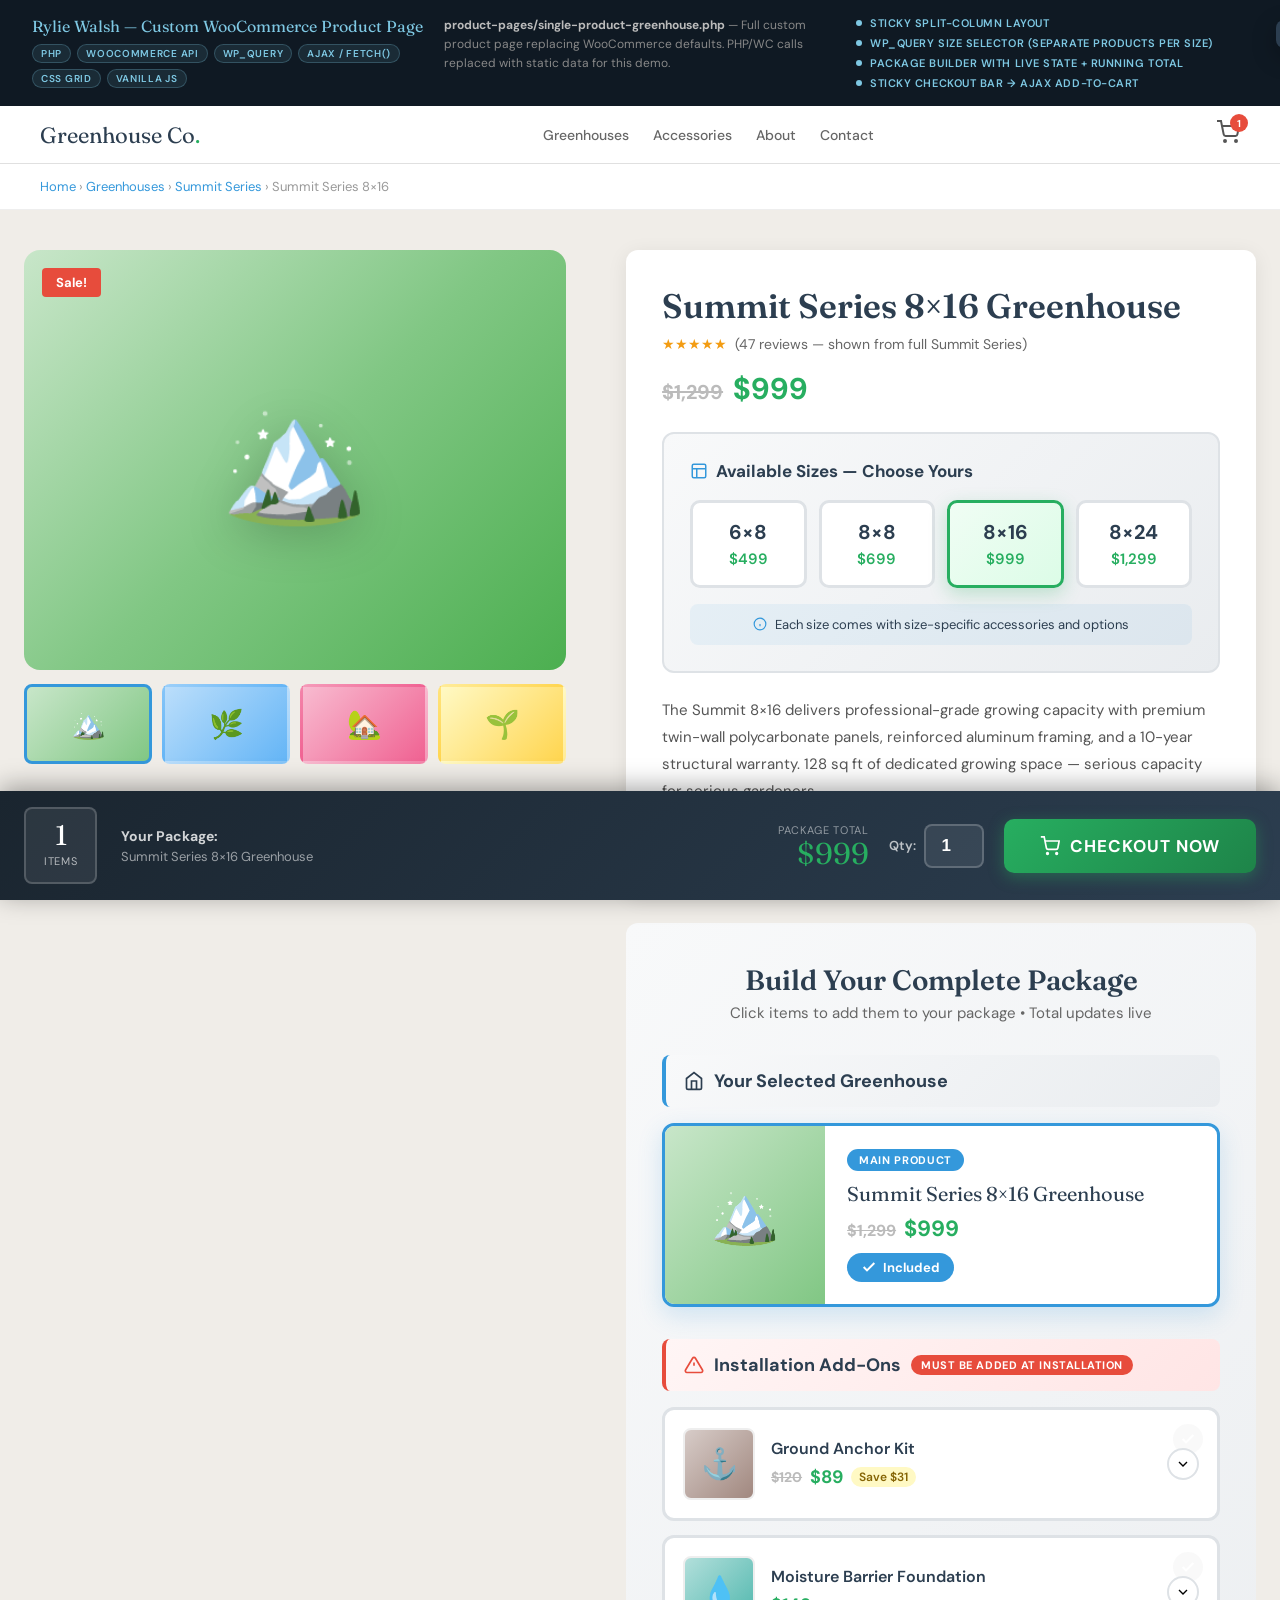
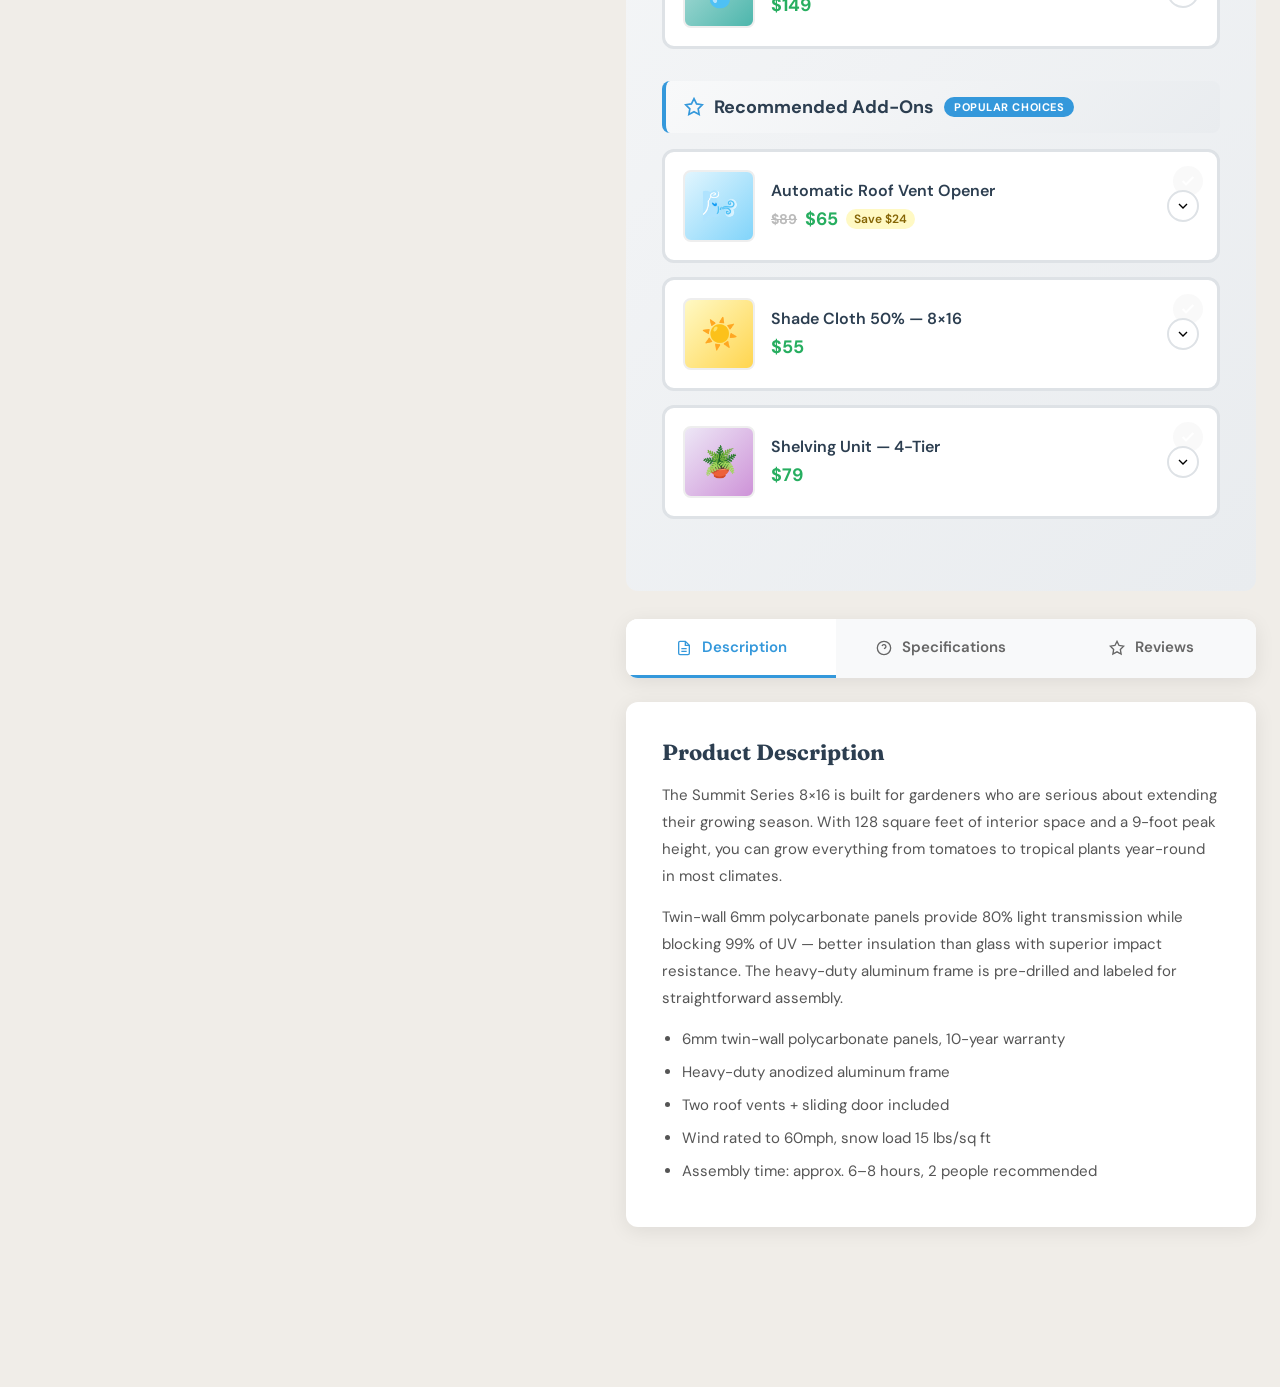
<file: demos/packaged-product.html>
<!DOCTYPE html>
<html lang="en">
<head>
<meta charset="UTF-8">
<meta name="viewport" content="width=device-width, initial-scale=1.0">
<title>Custom Product Page — Portfolio Demo</title>
<link rel="preconnect" href="https://fonts.googleapis.com">
<link href="https://fonts.googleapis.com/css2?family=Fraunces:ital,wght@0,400;0,600;0,700;1,400&family=DM+Sans:wght@400;500;600&display=swap" rel="stylesheet">

<style>
/* ── Variables ──────────────────────────────────────── */
:root {
  --green:   #27ae60;
  --blue:    #3498db;
  --red:     #e74c3c;
  --dark:    #2c3e50;
  --mid:     #7f8c8d;
  --light:   #f8f9fa;
  --border:  #dee2e6;
  --shadow:  0 4px 20px rgba(0,0,0,0.08);
  --radius:  12px;
}

*, *::before, *::after { box-sizing: border-box; margin: 0; padding: 0; }

body {
  font-family: 'DM Sans', sans-serif;
  background: #f0ede8;
  color: var(--dark);
  padding-bottom: 120px;
}

/* ── Portfolio Banner ───────────────────────────────── */
.port-banner {
  background: #0f1923;
  color: #e8e4dc;
  padding: 16px 32px;
  display: grid;
  grid-template-columns: 1fr 1fr 1fr;
  gap: 20px;
  align-items: start;
}
.port-banner h1 {
  font-family: 'Fraunces', serif;
  font-size: 16px;
  font-weight: 400;
  color: #7ec8e3;
  white-space: nowrap;
}
.port-banner p {
  font-size: 12px;
  color: #888;
  line-height: 1.6;
}
.port-banner p strong { color: #bbb; }
.port-features {
  display: flex;
  flex-direction: column;
  gap: 6px;
}
.port-feature {
  display: flex;
  align-items: center;
  gap: 8px;
  font-size: 11px;
  color: #7ec8e3;
  font-weight: 600;
  letter-spacing: 0.05em;
  text-transform: uppercase;
}
.port-feature-dot {
  width: 6px; height: 6px;
  border-radius: 50%;
  background: #7ec8e3;
  flex-shrink: 0;
}
.port-pills {
  display: flex;
  flex-wrap: wrap;
  gap: 6px;
  margin-top: 8px;
}
.port-pill {
  background: rgba(126,200,227,0.1);
  border: 1px solid rgba(126,200,227,0.25);
  color: #7ec8e3;
  font-size: 10px;
  font-weight: 600;
  letter-spacing: 0.07em;
  text-transform: uppercase;
  padding: 2px 8px;
  border-radius: 20px;
}

/* ── Fake Store Header ──────────────────────────────── */
.store-header {
  background: white;
  border-bottom: 1px solid #e0e0e0;
  padding: 14px 40px;
  display: flex;
  align-items: center;
  justify-content: space-between;
}
.store-logo {
  font-family: 'Fraunces', serif;
  font-size: 22px;
  color: var(--dark);
}
.store-logo span { color: var(--green); }
.store-nav {
  display: flex;
  gap: 24px;
  list-style: none;
}
.store-nav a {
  font-size: 14px;
  color: #666;
  text-decoration: none;
  font-weight: 500;
}
.store-nav a:hover { color: var(--blue); }
.store-cart-icon {
  position: relative;
  cursor: pointer;
}
.cart-badge {
  position: absolute;
  top: -6px; right: -8px;
  background: var(--red);
  color: white;
  font-size: 10px;
  font-weight: 700;
  width: 18px; height: 18px;
  border-radius: 50%;
  display: flex;
  align-items: center;
  justify-content: center;
}

/* ── Breadcrumb ─────────────────────────────────────── */
.breadcrumb {
  padding: 14px 40px;
  font-size: 13px;
  color: #999;
  background: white;
  border-bottom: 1px solid #eee;
}
.breadcrumb a { color: var(--blue); text-decoration: none; }
.breadcrumb a:hover { text-decoration: underline; }

/* ── Main Product Layout ────────────────────────────── */
.product-page {
  max-width: 1400px;
  margin: 40px auto;
  padding: 0 24px;
}

.product-container {
  display: flex;
  gap: 60px;
  align-items: flex-start;
}

/* LEFT — sticky images */
.images-column {
  position: sticky;
  top: 56px; /* below store header */
  flex: 0 0 44%;
  max-width: 580px;
  max-height: calc(100vh - 80px);
  overflow-y: auto;
  scrollbar-width: thin;
}
.images-column::-webkit-scrollbar { width: 4px; }
.images-column::-webkit-scrollbar-thumb { background: #ccc; border-radius: 2px; }

/* Main image */
.main-image-wrap {
  position: relative;
  border-radius: 16px;
  overflow: hidden;
  background: linear-gradient(135deg, #c8e6c9 0%, #81c784 50%, #4caf50 100%);
  height: 420px;
  display: flex;
  align-items: center;
  justify-content: center;
}
.main-image-emoji {
  font-size: 120px;
  filter: drop-shadow(0 8px 24px rgba(0,0,0,0.2));
  transition: transform 0.4s ease;
}
.sale-badge {
  position: absolute;
  top: 18px; left: 18px;
  background: var(--red);
  color: white;
  padding: 6px 14px;
  border-radius: 4px;
  font-weight: 700;
  font-size: 13px;
}

/* Thumbnails */
.thumb-row {
  display: grid;
  grid-template-columns: repeat(4, 1fr);
  gap: 10px;
  margin-top: 14px;
}
.thumb {
  border-radius: 8px;
  overflow: hidden;
  height: 80px;
  cursor: pointer;
  border: 3px solid transparent;
  transition: border-color 0.2s;
  display: flex;
  align-items: center;
  justify-content: center;
  font-size: 28px;
}
.thumb:hover, .thumb.active { border-color: var(--blue); }
.thumb:nth-child(1) { background: linear-gradient(135deg,#c8e6c9,#81c784); }
.thumb:nth-child(2) { background: linear-gradient(135deg,#bbdefb,#64b5f6); }
.thumb:nth-child(3) { background: linear-gradient(135deg,#f8bbd0,#f06292); }
.thumb:nth-child(4) { background: linear-gradient(135deg,#fff9c4,#ffd54f); }

/* RIGHT — scrolling content */
.content-column {
  flex: 1;
  min-width: 0;
}

/* ── Product Summary Card ───────────────────────────── */
.product-summary {
  background: white;
  padding: 36px;
  border-radius: var(--radius);
  margin-bottom: 28px;
  box-shadow: var(--shadow);
}
.product-title {
  font-family: 'Fraunces', serif;
  font-size: 34px;
  font-weight: 600;
  line-height: 1.2;
  margin-bottom: 8px;
}
.star-row {
  display: flex;
  align-items: center;
  gap: 8px;
  margin-bottom: 16px;
  font-size: 14px;
  color: #f39c12;
}
.star-row span { color: #666; }
.product-price {
  font-size: 30px;
  font-weight: 700;
  color: var(--green);
  margin-bottom: 24px;
}
.product-price del { color: #bbb; font-size: 20px; margin-right: 10px; }

/* ── Size Selector ──────────────────────────────────── */
/*
  PORTFOLIO NOTE: In WordPress, each greenhouse size is a SEPARATE product.
  This component queries WP_Query to find sibling products in the same category,
  sorts them by a custom 'size-order' attribute, and renders them as links.
  The "active" state is determined by comparing get_the_ID() to the current product.
*/
.size-selector {
  background: linear-gradient(135deg, #f8f9fa, #e9ecef);
  border: 2px solid var(--border);
  border-radius: var(--radius);
  padding: 26px;
  margin: 24px 0;
}
.size-selector-title {
  font-size: 17px;
  font-weight: 700;
  color: var(--dark);
  margin-bottom: 18px;
  display: flex;
  align-items: center;
  gap: 8px;
}
.size-selector-title svg { color: var(--blue); }
.size-options {
  display: grid;
  grid-template-columns: repeat(4, 1fr);
  gap: 12px;
  margin-bottom: 16px;
}
.size-option {
  background: white;
  border: 3px solid var(--border);
  border-radius: 10px;
  text-decoration: none;
  display: block;
  transition: all 0.25s ease;
  cursor: pointer;
}
.size-option:hover {
  border-color: var(--blue);
  transform: translateY(-3px);
  box-shadow: 0 6px 18px rgba(52,152,219,0.25);
}
.size-option.active {
  border-color: var(--green);
  background: linear-gradient(135deg, #f0fdf4, #dcfce7);
  box-shadow: 0 6px 18px rgba(39,174,96,0.25);
}
.size-option-inner {
  padding: 16px 10px;
  text-align: center;
}
.size-dim {
  font-size: 20px;
  font-weight: 700;
  color: var(--dark);
  margin-bottom: 4px;
}
.size-price {
  font-size: 15px;
  font-weight: 600;
  color: var(--green);
}
.size-note {
  display: flex;
  align-items: center;
  justify-content: center;
  gap: 8px;
  font-size: 13px;
  color: var(--dark);
  background: rgba(52,152,219,0.08);
  border-radius: 8px;
  padding: 12px;
}
.size-note svg { color: var(--blue); flex-shrink: 0; }

.product-short-desc {
  font-size: 15px;
  line-height: 1.8;
  color: #555;
  margin: 20px 0;
}
.product-meta-row {
  border-top: 1px solid #eee;
  padding-top: 16px;
  margin-top: 16px;
  font-size: 13px;
  color: #888;
  display: flex;
  gap: 20px;
  flex-wrap: wrap;
}
.product-meta-row span strong { color: var(--dark); }

/* ── Package Builder ────────────────────────────────── */
/*
  PORTFOLIO NOTE: This builder reads $product->get_cross_sell_ids() from WooCommerce,
  then categorizes each cross-sell by product tags (anchor/essential/recommended).
  Variable products get a dropdown via get_available_variations().
  Selection state is tracked in JS; the checkout button fires an AJAX action
  (add_package_to_cart) that adds all items to the WC cart server-side.
*/
.package-builder {
  background: linear-gradient(135deg, #f8f9fa, #e9ecef);
  border-radius: var(--radius);
  padding: 40px 36px;
  margin-bottom: 28px;
}
.package-builder-title {
  font-family: 'Fraunces', serif;
  font-size: 28px;
  font-weight: 600;
  text-align: center;
  margin-bottom: 6px;
}
.package-builder-sub {
  text-align: center;
  color: #666;
  font-size: 15px;
  margin-bottom: 32px;
}

/* Section headers */
.pkg-section { margin-bottom: 32px; }
.pkg-section-title {
  font-size: 18px;
  font-weight: 700;
  color: var(--dark);
  padding: 14px 18px;
  border-radius: 8px;
  border-left: 4px solid var(--blue);
  background: linear-gradient(135deg, #f8f9fa, #e9ecef);
  display: flex;
  align-items: center;
  gap: 10px;
  margin-bottom: 16px;
  flex-wrap: wrap;
}
.pkg-section-title.red-left { border-left-color: var(--red); background: linear-gradient(135deg,#fff5f5,#ffe5e5); }
.sec-badge {
  font-size: 11px;
  padding: 3px 10px;
  border-radius: 10px;
  font-weight: 700;
  text-transform: uppercase;
  letter-spacing: 0.05em;
}
.sec-badge.red { background: var(--red); color: white; }
.sec-badge.blue { background: var(--blue); color: white; }

/* Main product card */
.main-product-card {
  background: white;
  border: 3px solid var(--blue);
  border-radius: var(--radius);
  overflow: hidden;
  box-shadow: 0 8px 24px rgba(52,152,219,0.2);
  display: flex;
  gap: 0;
}
.main-card-img {
  width: 160px;
  flex-shrink: 0;
  background: linear-gradient(135deg,#c8e6c9,#81c784);
  display: flex;
  align-items: center;
  justify-content: center;
  font-size: 56px;
}
.main-card-body {
  padding: 22px;
  flex: 1;
}
.main-card-badge {
  display: inline-block;
  background: var(--blue);
  color: white;
  font-size: 11px;
  font-weight: 700;
  text-transform: uppercase;
  letter-spacing: 0.06em;
  padding: 4px 12px;
  border-radius: 20px;
  margin-bottom: 10px;
}
.main-card-title {
  font-family: 'Fraunces', serif;
  font-size: 20px;
  margin-bottom: 8px;
}
.main-card-price {
  font-size: 22px;
  font-weight: 700;
  color: var(--green);
}
.main-card-price del { color: #bbb; font-size: 16px; margin-right: 8px; }
.included-badge {
  display: inline-flex;
  align-items: center;
  gap: 6px;
  background: var(--blue);
  color: white;
  padding: 6px 14px;
  border-radius: 20px;
  font-size: 13px;
  font-weight: 700;
  margin-top: 10px;
}

/* Compact product cards */
.compact-list { display: flex; flex-direction: column; gap: 14px; }

.compact-card {
  background: white;
  border: 3px solid var(--border);
  border-radius: var(--radius);
  overflow: hidden;
  cursor: pointer;
  transition: all 0.25s ease;
}
.compact-card:hover {
  border-color: var(--blue);
  box-shadow: 0 4px 16px rgba(52,152,219,0.2);
  transform: translateY(-2px);
}
.compact-card.selected {
  border-color: var(--blue);
  box-shadow: 0 6px 20px rgba(52,152,219,0.3);
}
.compact-card-row {
  display: flex;
  align-items: center;
  gap: 16px;
  padding: 18px;
  position: relative;
}
.compact-check {
  position: absolute;
  top: 14px; right: 14px;
  width: 30px; height: 30px;
  border-radius: 50%;
  background: #eee;
  display: flex;
  align-items: center;
  justify-content: center;
  transition: all 0.25s;
  opacity: 0.35;
}
.compact-card.selected .compact-check {
  background: var(--blue);
  opacity: 1;
}
.compact-check svg { color: white; }
.compact-thumb {
  width: 72px; height: 72px;
  border-radius: 8px;
  flex-shrink: 0;
  display: flex;
  align-items: center;
  justify-content: center;
  font-size: 30px;
  border: 2px solid #eee;
  transition: border-color 0.2s;
}
.compact-card.selected .compact-thumb { border-color: var(--blue); }
.compact-info { flex: 1; min-width: 0; margin-right: 44px; }
.compact-name {
  font-size: 16px;
  font-weight: 600;
  margin-bottom: 6px;
  transition: color 0.2s;
}
.compact-card.selected .compact-name { color: var(--blue); }
.compact-price {
  font-size: 18px;
  font-weight: 700;
  color: var(--green);
  display: flex;
  align-items: center;
  gap: 8px;
  flex-wrap: wrap;
}
.compact-price del { color: #bbb; font-size: 14px; }
.savings-tag {
  background: #fff9c4;
  color: #856404;
  font-size: 12px;
  font-weight: 600;
  padding: 2px 8px;
  border-radius: 10px;
}
.expand-btn {
  flex-shrink: 0;
  width: 32px; height: 32px;
  border: 2px solid var(--border);
  background: white;
  border-radius: 50%;
  display: flex;
  align-items: center;
  justify-content: center;
  cursor: pointer;
  transition: all 0.2s;
  position: relative;
  z-index: 2;
}
.expand-btn:hover { border-color: var(--blue); background: #e3f2fd; }
.expand-btn svg { transition: transform 0.25s; }
.expand-btn.open svg { transform: rotate(180deg); }

.compact-desc {
  border-top: 2px solid #eee;
  background: #f8f9fa;
  display: none;
}
.compact-card.selected .compact-desc {
  border-top-color: var(--blue);
  background: linear-gradient(135deg,#e3f2fd,#bbdefb);
}
.compact-desc-inner {
  padding: 16px 20px;
  font-size: 14px;
  color: #555;
  line-height: 1.7;
}

/* Tabs */
.sticky-tabs {
  position: sticky;
  top: 56px;
  background: white;
  border-radius: var(--radius);
  overflow: hidden;
  box-shadow: var(--shadow);
  margin-bottom: 24px;
  z-index: 50;
}
.tabs-nav {
  display: flex;
  background: var(--light);
  list-style: none;
}
.tabs-nav li { flex: 1; }
.tabs-nav a {
  display: block;
  padding: 18px 20px;
  text-align: center;
  text-decoration: none;
  font-weight: 600;
  font-size: 15px;
  color: #666;
  border-bottom: 3px solid transparent;
  transition: all 0.2s;
}
.tabs-nav a:hover { background: #eee; color: var(--dark); }
.tabs-nav a.active { background: white; color: var(--blue); border-bottom-color: var(--blue); }

.tab-panels { background: white; border-radius: var(--radius); box-shadow: var(--shadow); padding: 36px; }
.tab-panel { display: none; }
.tab-panel.active { display: block; }
.tab-panel h3 { font-family: 'Fraunces', serif; font-size: 22px; margin-bottom: 16px; }
.tab-panel p { font-size: 15px; line-height: 1.8; color: #555; margin-bottom: 14px; }
.tab-panel ul { padding-left: 20px; }
.tab-panel li { font-size: 15px; line-height: 1.8; color: #555; margin-bottom: 6px; }

/* ── Sticky Checkout Bar ────────────────────────────── */
/*
  PORTFOLIO NOTE: The bar listens to the package builder's selection state
  via a shared selectedProducts array. On click, it fires a fetch() POST to
  WordPress admin-ajax.php with action: add_package_to_cart.
  The PHP handler (in functions.php) loops the product IDs and calls
  WC()->cart->add_to_cart() for each, then returns checkout_url on success.
  Simulated here with a 1.2s fake delay then success state.
*/
.sticky-checkout {
  position: fixed;
  bottom: 0; left: 0; right: 0;
  background: linear-gradient(135deg, #1a252f, #2c3e50);
  box-shadow: 0 -4px 24px rgba(0,0,0,0.35);
  z-index: 9999;
  transform: translateY(0);
  transition: transform 0.3s ease;
}
.sticky-checkout.hidden { transform: translateY(100%); }
.checkout-inner {
  max-width: 1400px;
  margin: 0 auto;
  padding: 16px 24px;
  display: flex;
  align-items: center;
  gap: 24px;
}

.checkout-count-box {
  background: rgba(255,255,255,0.08);
  border: 2px solid rgba(255,255,255,0.18);
  border-radius: 8px;
  padding: 12px 18px;
  color: white;
  text-align: center;
  flex-shrink: 0;
}
.count-num {
  font-family: 'Fraunces', serif;
  font-size: 28px;
  line-height: 1;
  display: block;
}
.count-label { font-size: 11px; opacity: 0.65; text-transform: uppercase; letter-spacing: 0.06em; }

.checkout-items { flex: 1; color: white; min-width: 0; }
.checkout-items strong { display: block; font-size: 14px; margin-bottom: 3px; opacity: 0.8; }
.checkout-items-list { font-size: 13px; opacity: 0.55; white-space: nowrap; overflow: hidden; text-overflow: ellipsis; }

.checkout-actions {
  display: flex;
  align-items: center;
  gap: 20px;
  flex-shrink: 0;
}
.checkout-total { text-align: right; }
.total-label { font-size: 11px; color: rgba(255,255,255,0.5); text-transform: uppercase; letter-spacing: 0.06em; margin-bottom: 2px; }
.total-amount {
  font-family: 'Fraunces', serif;
  font-size: 30px;
  color: var(--green);
  line-height: 1;
}

.qty-wrap { display: flex; align-items: center; gap: 8px; }
.qty-wrap label { color: rgba(255,255,255,0.7); font-size: 13px; font-weight: 600; }
.qty-input {
  width: 60px;
  padding: 10px;
  border: 2px solid rgba(255,255,255,0.2);
  border-radius: 8px;
  background: rgba(255,255,255,0.08);
  color: white;
  font-size: 17px;
  font-weight: 700;
  text-align: center;
}
.qty-input:focus { outline: none; border-color: var(--blue); }

.checkout-btn {
  display: flex;
  align-items: center;
  gap: 10px;
  background: linear-gradient(135deg, #27ae60, #1e8449);
  color: white;
  border: none;
  padding: 16px 36px;
  border-radius: 10px;
  font-family: 'DM Sans', sans-serif;
  font-size: 17px;
  font-weight: 700;
  cursor: pointer;
  text-transform: uppercase;
  letter-spacing: 0.06em;
  box-shadow: 0 4px 16px rgba(39,174,96,0.4);
  transition: all 0.25s ease;
}
.checkout-btn:hover { transform: translateY(-2px); box-shadow: 0 8px 24px rgba(39,174,96,0.5); }
.checkout-btn:disabled { opacity: 0.5; cursor: not-allowed; transform: none; }
.checkout-btn.success { background: linear-gradient(135deg,#1e8449,#145a32); }

/* Notification */
.notif {
  position: fixed;
  top: 20px; right: 20px;
  background: #2c3e50;
  color: white;
  padding: 14px 20px;
  border-radius: 8px;
  font-size: 14px;
  font-weight: 600;
  z-index: 99999;
  box-shadow: 0 8px 24px rgba(0,0,0,0.3);
  transform: translateX(140%);
  transition: transform 0.3s ease;
  display: flex;
  align-items: center;
  gap: 10px;
  max-width: 300px;
}
.notif.show { transform: translateX(0); }
.notif.success { border-left: 4px solid var(--green); }
.notif.info    { border-left: 4px solid var(--blue); }
.notif.error   { border-left: 4px solid var(--red); }

/* Spin animation */
@keyframes spin { to { transform: rotate(360deg); } }
.spin { animation: spin 0.9s linear infinite; }

/* Responsive */
@media (max-width: 1023px) {
  .product-container { flex-direction: column; }
  .images-column { position: static; max-width: 100%; width: 100%; }
  .size-options { grid-template-columns: repeat(2, 1fr); }
  .port-banner { grid-template-columns: 1fr; }
  .store-nav { display: none; }
  .checkout-inner { flex-wrap: wrap; }
  .checkout-items { width: 100%; }
}
</style>
</head>
<body>

<!-- Portfolio banner -->
<div class="port-banner">
  <div>
    <h1>Rylie Walsh — Custom WooCommerce Product Page</h1>
    <div class="port-pills" style="margin-top:8px;">
      <span class="port-pill">PHP</span>
      <span class="port-pill">WooCommerce API</span>
      <span class="port-pill">WP_Query</span>
      <span class="port-pill">AJAX / fetch()</span>
      <span class="port-pill">CSS Grid</span>
      <span class="port-pill">Vanilla JS</span>
    </div>
  </div>
  <div>
    <p><strong>product-pages/single-product-greenhouse.php</strong> — Full custom product page replacing WooCommerce defaults. PHP/WC calls replaced with static data for this demo.</p>
  </div>
  <div class="port-features">
    <div class="port-feature"><span class="port-feature-dot"></span>Sticky split-column layout</div>
    <div class="port-feature"><span class="port-feature-dot"></span>WP_Query size selector (separate products per size)</div>
    <div class="port-feature"><span class="port-feature-dot"></span>Package builder with live state + running total</div>
    <div class="port-feature"><span class="port-feature-dot"></span>Sticky checkout bar → AJAX add-to-cart</div>
  </div>
</div>

<!-- Fake store chrome -->
<div class="store-header">
  <div class="store-logo">Greenhouse Co<span>.</span></div>
  <ul class="store-nav">
    <li><a href="#">Greenhouses</a></li>
    <li><a href="#">Accessories</a></li>
    <li><a href="#">About</a></li>
    <li><a href="#">Contact</a></li>
  </ul>
  <div class="store-cart-icon">
    <svg width="24" height="24" viewBox="0 0 24 24" fill="none" stroke="#555" stroke-width="2">
      <circle cx="9" cy="21" r="1"></circle><circle cx="20" cy="21" r="1"></circle>
      <path d="M1 1h4l2.68 13.39a2 2 0 0 0 2 1.61h9.72a2 2 0 0 0 2-1.61L23 6H6"></path>
    </svg>
    <span class="cart-badge" id="cartBadge">0</span>
  </div>
</div>

<div class="breadcrumb">
  <a href="#">Home</a> › <a href="#">Greenhouses</a> › <a href="#">Summit Series</a> › Summit Series 8×16
</div>

<!-- ══════════════════════════════════════════════════
     PRODUCT PAGE — mirrors PHP template structure
     ══════════════════════════════════════════════════ -->
<div class="product-page">
  <div class="product-container">

    <!-- LEFT: Sticky image column -->
    <!-- PHP: position:sticky is applied via CSS; images come from get_the_post_thumbnail() + get_gallery_image_ids() -->
    <div class="images-column">
      <div class="main-image-wrap" id="mainImageWrap">
        <span class="sale-badge">Sale!</span>
        <div class="main-image-emoji" id="mainEmoji">🏔️</div>
      </div>
      <div class="thumb-row">
        <div class="thumb active" data-emoji="🏔️" data-bg="linear-gradient(135deg,#c8e6c9,#81c784)">🏔️</div>
        <div class="thumb" data-emoji="🌿" data-bg="linear-gradient(135deg,#bbdefb,#64b5f6)">🌿</div>
        <div class="thumb" data-emoji="🏡" data-bg="linear-gradient(135deg,#f8bbd0,#f06292)">🏡</div>
        <div class="thumb" data-emoji="🌱" data-bg="linear-gradient(135deg,#fff9c4,#ffd54f)">🌱</div>
      </div>
    </div>

    <!-- RIGHT: Scrolling content column -->
    <div class="content-column">

      <!-- Product summary card -->
      <div class="product-summary">
        <h1 class="product-title">Summit Series 8×16 Greenhouse</h1>
        <div class="star-row">
          ★★★★★ <span>(47 reviews — shown from full Summit Series)</span>
        </div>
        <div class="product-price">
          <del>$1,299</del>$999
        </div>

        <!-- Size selector -->
        <!-- PHP: WP_Query finds all in-stock products sharing same category IDs, sorts by 'size-order' custom attribute -->
        <div class="size-selector">
          <div class="size-selector-title">
            <svg width="18" height="18" viewBox="0 0 24 24" fill="none" stroke="currentColor" stroke-width="2">
              <rect x="3" y="3" width="18" height="18" rx="2"/><line x1="3" y1="9" x2="21" y2="9"/><line x1="9" y1="21" x2="9" y2="9"/>
            </svg>
            Available Sizes — Choose Yours
          </div>
          <div class="size-options">
            <a class="size-option" href="#"><div class="size-option-inner"><div class="size-dim">6×8</div><div class="size-price">$499</div></div></a>
            <a class="size-option" href="#"><div class="size-option-inner"><div class="size-dim">8×8</div><div class="size-price">$699</div></div></a>
            <a class="size-option active" href="#"><div class="size-option-inner"><div class="size-dim">8×16</div><div class="size-price">$999</div></div></a>
            <a class="size-option" href="#"><div class="size-option-inner"><div class="size-dim">8×24</div><div class="size-price">$1,299</div></div></a>
          </div>
          <div class="size-note">
            <svg width="14" height="14" viewBox="0 0 24 24" fill="none" stroke="currentColor" stroke-width="2"><circle cx="12" cy="12" r="10"/><line x1="12" y1="16" x2="12" y2="12"/><line x1="12" y1="8" x2="12.01" y2="8"/></svg>
            Each size comes with size-specific accessories and options
          </div>
        </div>

        <p class="product-short-desc">
          The Summit 8×16 delivers professional-grade growing capacity with premium twin-wall polycarbonate panels, reinforced aluminum framing, and a 10-year structural warranty. 128 sq ft of dedicated growing space — serious capacity for serious gardeners.
        </p>
        <div class="product-meta-row">
          <span><strong>SKU:</strong> SMT-8X16</span>
          <span><strong>Category:</strong> Summit Series</span>
          <span><strong>Stock:</strong> In Stock</span>
        </div>
      </div>

      <!-- ── Package Builder ───────────────────────────────────── -->
      <!-- PHP: cross-sell IDs from $product->get_cross_sell_ids(), categorized by WP product tags -->
      <div class="package-builder">
        <h2 class="package-builder-title">Build Your Complete Package</h2>
        <p class="package-builder-sub">Click items to add them to your package • Total updates live</p>

        <!-- Main product section -->
        <div class="pkg-section">
          <div class="pkg-section-title">
            <svg width="20" height="20" viewBox="0 0 24 24" fill="none" stroke="currentColor" stroke-width="2"><path d="M3 9l9-7 9 7v11a2 2 0 0 1-2 2H5a2 2 0 0 1-2-2z"/><polyline points="9 22 9 12 15 12 15 22"/></svg>
            Your Selected Greenhouse
          </div>
          <div class="main-product-card"
               data-product-id="101"
               data-product-name="Summit Series 8×16 Greenhouse"
               data-product-price="999">
            <div class="main-card-img">🏔️</div>
            <div class="main-card-body">
              <span class="main-card-badge">Main Product</span>
              <div class="main-card-title">Summit Series 8×16 Greenhouse</div>
              <div class="main-card-price"><del>$1,299</del>$999</div>
              <div class="included-badge">
                <svg width="16" height="16" viewBox="0 0 24 24" fill="none" stroke="currentColor" stroke-width="3"><polyline points="20 6 9 17 4 12"/></svg>
                Included
              </div>
            </div>
          </div>
        </div>

        <!-- Installation add-ons (anchor tag in WC) -->
        <div class="pkg-section">
          <div class="pkg-section-title red-left">
            <svg width="20" height="20" viewBox="0 0 24 24" fill="none" stroke="#e74c3c" stroke-width="2"><path d="M10.29 3.86L1.82 18a2 2 0 0 0 1.71 3h16.94a2 2 0 0 0 1.71-3L13.71 3.86a2 2 0 0 0-3.42 0z"/><line x1="12" y1="9" x2="12" y2="13"/><line x1="12" y1="17" x2="12.01" y2="17"/></svg>
            Installation Add-Ons
            <span class="sec-badge red">Must be added at installation</span>
          </div>
          <div class="compact-list">

            <div class="compact-card"
                 data-product-id="201"
                 data-product-name="Ground Anchor Kit"
                 data-product-price="89">
              <div class="compact-card-row">
                <div class="compact-check">
                  <svg width="16" height="16" viewBox="0 0 24 24" fill="none" stroke="currentColor" stroke-width="3"><polyline points="20 6 9 17 4 12"/></svg>
                </div>
                <div class="compact-thumb" style="background:linear-gradient(135deg,#d7ccc8,#a1887f);">⚓</div>
                <div class="compact-info">
                  <div class="compact-name">Ground Anchor Kit</div>
                  <div class="compact-price"><del>$120</del>$89 <span class="savings-tag">Save $31</span></div>
                </div>
                <button class="expand-btn" type="button">
                  <svg width="16" height="16" viewBox="0 0 24 24" fill="none" stroke="currentColor" stroke-width="2"><polyline points="6 9 12 15 18 9"/></svg>
                </button>
              </div>
              <div class="compact-desc">
                <div class="compact-desc-inner">Heavy-duty galvanized steel anchors rated for 90mph winds. Includes all hardware and installation template. Required for permanent installations and any location with significant wind exposure.</div>
              </div>
            </div>

            <div class="compact-card"
                 data-product-id="202"
                 data-product-name="Moisture Barrier Foundation"
                 data-product-price="149">
              <div class="compact-card-row">
                <div class="compact-check">
                  <svg width="16" height="16" viewBox="0 0 24 24" fill="none" stroke="currentColor" stroke-width="3"><polyline points="20 6 9 17 4 12"/></svg>
                </div>
                <div class="compact-thumb" style="background:linear-gradient(135deg,#b2dfdb,#4db6ac);">💧</div>
                <div class="compact-info">
                  <div class="compact-name">Moisture Barrier Foundation</div>
                  <div class="compact-price">$149</div>
                </div>
                <button class="expand-btn" type="button">
                  <svg width="16" height="16" viewBox="0 0 24 24" fill="none" stroke="currentColor" stroke-width="2"><polyline points="6 9 12 15 18 9"/></svg>
                </button>
              </div>
              <div class="compact-desc">
                <div class="compact-desc-inner">Professional-grade polyethylene barrier prevents ground moisture from entering your greenhouse. Cut to size for an exact fit — strongly recommended for any ground-level installation.</div>
              </div>
            </div>

          </div>
        </div>

        <!-- Recommended add-ons -->
        <div class="pkg-section">
          <div class="pkg-section-title">
            <svg width="20" height="20" viewBox="0 0 24 24" fill="none" stroke="#3498db" stroke-width="2"><polygon points="12 2 15.09 8.26 22 9.27 17 14.14 18.18 21.02 12 17.77 5.82 21.02 7 14.14 2 9.27 8.91 8.26 12 2"/></svg>
            Recommended Add-Ons
            <span class="sec-badge blue">Popular Choices</span>
          </div>
          <div class="compact-list">

            <div class="compact-card"
                 data-product-id="301"
                 data-product-name="Automatic Roof Vent Opener"
                 data-product-price="65">
              <div class="compact-card-row">
                <div class="compact-check">
                  <svg width="16" height="16" viewBox="0 0 24 24" fill="none" stroke="currentColor" stroke-width="3"><polyline points="20 6 9 17 4 12"/></svg>
                </div>
                <div class="compact-thumb" style="background:linear-gradient(135deg,#e1f5fe,#81d4fa);">🌬️</div>
                <div class="compact-info">
                  <div class="compact-name">Automatic Roof Vent Opener</div>
                  <div class="compact-price"><del>$89</del>$65 <span class="savings-tag">Save $24</span></div>
                </div>
                <button class="expand-btn" type="button">
                  <svg width="16" height="16" viewBox="0 0 24 24" fill="none" stroke="currentColor" stroke-width="2"><polyline points="6 9 12 15 18 9"/></svg>
                </button>
              </div>
              <div class="compact-desc">
                <div class="compact-desc-inner">Temperature-activated wax cylinder opens vents automatically when temperature exceeds a set threshold. No electricity required. Keeps your plants safe even when you're away.</div>
              </div>
            </div>

            <div class="compact-card"
                 data-product-id="302"
                 data-product-name="Shade Cloth 50% — 8×16"
                 data-product-price="55">
              <div class="compact-card-row">
                <div class="compact-check">
                  <svg width="16" height="16" viewBox="0 0 24 24" fill="none" stroke="currentColor" stroke-width="3"><polyline points="20 6 9 17 4 12"/></svg>
                </div>
                <div class="compact-thumb" style="background:linear-gradient(135deg,#fff9c4,#ffd54f);">☀️</div>
                <div class="compact-info">
                  <div class="compact-name">Shade Cloth 50% — 8×16</div>
                  <div class="compact-price">$55</div>
                </div>
                <button class="expand-btn" type="button">
                  <svg width="16" height="16" viewBox="0 0 24 24" fill="none" stroke="currentColor" stroke-width="2"><polyline points="6 9 12 15 18 9"/></svg>
                </button>
              </div>
              <div class="compact-desc">
                <div class="compact-desc-inner">Pre-cut to fit the Summit 8×16 exactly. Reduces solar heat by 50% — essential for summer growing. UV-stabilized knitted polyethylene, reusable season to season.</div>
              </div>
            </div>

            <div class="compact-card"
                 data-product-id="303"
                 data-product-name="Shelving Unit — 4-Tier"
                 data-product-price="79">
              <div class="compact-card-row">
                <div class="compact-check">
                  <svg width="16" height="16" viewBox="0 0 24 24" fill="none" stroke="currentColor" stroke-width="3"><polyline points="20 6 9 17 4 12"/></svg>
                </div>
                <div class="compact-thumb" style="background:linear-gradient(135deg,#ede7f6,#ce93d8);">🪴</div>
                <div class="compact-info">
                  <div class="compact-name">Shelving Unit — 4-Tier</div>
                  <div class="compact-price">$79</div>
                </div>
                <button class="expand-btn" type="button">
                  <svg width="16" height="16" viewBox="0 0 24 24" fill="none" stroke="currentColor" stroke-width="2"><polyline points="6 9 12 15 18 9"/></svg>
                </button>
              </div>
              <div class="compact-desc">
                <div class="compact-desc-inner">Aluminum 4-tier staging shelves, custom-fit to the Summit frame. Maximizes vertical growing space. Each tier holds up to 50lbs. Ships flat, assembles in 20 minutes.</div>
              </div>
            </div>

          </div>
        </div>
      </div><!-- end package-builder -->

      <!-- Sticky tabs -->
      <div class="sticky-tabs">
        <ul class="tabs-nav">
          <li><a href="#" class="tab-link active" data-tab="description">
            <svg width="16" height="16" viewBox="0 0 24 24" fill="none" stroke="currentColor" stroke-width="2" style="vertical-align:middle;margin-right:6px;"><path d="M14 2H6a2 2 0 0 0-2 2v16a2 2 0 0 0 2 2h12a2 2 0 0 0 2-2V8z"/><polyline points="14 2 14 8 20 8"/><line x1="16" y1="13" x2="8" y2="13"/><line x1="16" y1="17" x2="8" y2="17"/></svg>
            Description
          </a></li>
          <li><a href="#" class="tab-link" data-tab="specs">
            <svg width="16" height="16" viewBox="0 0 24 24" fill="none" stroke="currentColor" stroke-width="2" style="vertical-align:middle;margin-right:6px;"><circle cx="12" cy="12" r="10"/><path d="M9.09 9a3 3 0 0 1 5.83 1c0 2-3 3-3 3"/><line x1="12" y1="17" x2="12.01" y2="17"/></svg>
            Specifications
          </a></li>
          <li><a href="#" class="tab-link" data-tab="reviews">
            <svg width="16" height="16" viewBox="0 0 24 24" fill="none" stroke="currentColor" stroke-width="2" style="vertical-align:middle;margin-right:6px;"><polygon points="12 2 15.09 8.26 22 9.27 17 14.14 18.18 21.02 12 17.77 5.82 21.02 7 14.14 2 9.27 8.91 8.26 12 2"/></svg>
            Reviews
          </a></li>
        </ul>
      </div>

      <div class="tab-panels">
        <div class="tab-panel active" id="tab-description">
          <h3>Product Description</h3>
          <p>The Summit Series 8×16 is built for gardeners who are serious about extending their growing season. With 128 square feet of interior space and a 9-foot peak height, you can grow everything from tomatoes to tropical plants year-round in most climates.</p>
          <p>Twin-wall 6mm polycarbonate panels provide 80% light transmission while blocking 99% of UV — better insulation than glass with superior impact resistance. The heavy-duty aluminum frame is pre-drilled and labeled for straightforward assembly.</p>
          <ul>
            <li>6mm twin-wall polycarbonate panels, 10-year warranty</li>
            <li>Heavy-duty anodized aluminum frame</li>
            <li>Two roof vents + sliding door included</li>
            <li>Wind rated to 60mph, snow load 15 lbs/sq ft</li>
            <li>Assembly time: approx. 6–8 hours, 2 people recommended</li>
          </ul>
        </div>
        <div class="tab-panel" id="tab-specs">
          <h3>Specifications</h3>
          <p><strong>Dimensions:</strong> 8ft wide × 16ft long × 9ft peak height</p>
          <p><strong>Interior sq ft:</strong> 128 sq ft</p>
          <p><strong>Frame:</strong> Anodized aluminum, 1.5mm wall thickness</p>
          <p><strong>Glazing:</strong> 6mm twin-wall polycarbonate, UV protected</p>
          <p><strong>Door:</strong> Sliding aluminum-framed door, 6ft tall × 2.5ft wide</p>
          <p><strong>Vents:</strong> 2 roof vents (manual, upgradeable to auto)</p>
          <p><strong>Wind rating:</strong> 60 mph</p>
          <p><strong>Snow load:</strong> 15 lbs/sq ft</p>
          <p><strong>Weight:</strong> 320 lbs (assembled)</p>
        </div>
        <div class="tab-panel" id="tab-reviews">
          <h3>Customer Reviews</h3>
          <!-- PHP: Reviews are pulled from entire Summit category via get_comments(post__in: all category product IDs) -->
          <div style="background:linear-gradient(135deg,#e3f2fd,#bbdefb);border-left:4px solid #2196f3;padding:16px;border-radius:8px;margin-bottom:24px;font-size:14px;color:#555;">
            ℹ️ <strong style="color:#1976d2;">Reviews shown from all Summit Series sizes</strong> — same frame, same quality, different footprints. All reviews pulled via <code>get_comments(post__in: $all_category_product_ids)</code>.
          </div>
          <div style="border-bottom:1px solid #eee;padding-bottom:20px;margin-bottom:20px;">
            <span style="background:linear-gradient(135deg,#e3f2fd,#bbdefb);color:#1976d2;padding:4px 12px;border-radius:6px;font-size:13px;font-weight:600;border:2px solid #90caf9;">Summit Series 8×24</span>
            <div style="color:#f39c12;margin:10px 0;">★★★★★</div>
            <p style="font-size:15px;"><strong>Karen M.</strong> — January 12, 2025</p>
            <p style="color:#555;margin-top:6px;line-height:1.7;">Built this myself over two weekends. Instructions were clear, everything was labeled. It's now full of peppers and tomatoes all winter. Best purchase I've made for the garden.</p>
          </div>
          <div style="border-bottom:1px solid #eee;padding-bottom:20px;margin-bottom:20px;">
            <span style="background:linear-gradient(135deg,#e3f2fd,#bbdefb);color:#1976d2;padding:4px 12px;border-radius:6px;font-size:13px;font-weight:600;border:2px solid #90caf9;">Summit Series 8×16</span>
            <div style="color:#f39c12;margin:10px 0;">★★★★★</div>
            <p style="font-size:15px;"><strong>David T.</strong> — March 3, 2025</p>
            <p style="color:#555;margin-top:6px;line-height:1.7;">Third greenhouse I've owned, first time I've been truly happy. The polycarbonate panels are noticeably thicker than competitors. Added the auto vent openers and shade cloth — highly recommend both.</p>
          </div>
        </div>
      </div>

    </div><!-- end content-column -->
  </div><!-- end product-container -->
</div><!-- end product-page -->

<!-- Sticky checkout bar -->
<div class="sticky-checkout" id="stickyCheckout">
  <div class="checkout-inner">
    <div class="checkout-count-box">
      <span class="count-num" id="countNum">1</span>
      <span class="count-label">Items</span>
    </div>
    <div class="checkout-items">
      <strong>Your Package:</strong>
      <div class="checkout-items-list" id="itemsList">Summit Series 8×16 Greenhouse</div>
    </div>
    <div class="checkout-actions">
      <div class="checkout-total">
        <div class="total-label">Package Total</div>
        <div class="total-amount" id="totalAmount">$999</div>
      </div>
      <div class="qty-wrap">
        <label for="qtyInput">Qty:</label>
        <input type="number" id="qtyInput" class="qty-input" value="1" min="1">
      </div>
      <button class="checkout-btn" id="checkoutBtn">
        <svg width="20" height="20" viewBox="0 0 24 24" fill="none" stroke="currentColor" stroke-width="2">
          <circle cx="9" cy="21" r="1"/><circle cx="20" cy="21" r="1"/>
          <path d="M1 1h4l2.68 13.39a2 2 0 0 0 2 1.61h9.72a2 2 0 0 0 2-1.61L23 6H6"/>
        </svg>
        Checkout Now
      </button>
    </div>
  </div>
</div>

<!-- Notification -->
<div class="notif" id="notif"></div>

<script>
document.addEventListener('DOMContentLoaded', function () {

  /* ── Helpers ─────────────────────────────────────────── */
  const $ = s => document.querySelector(s);
  const $$ = s => document.querySelectorAll(s);

  function showNotif(msg, type='info') {
    const el = $('#notif');
    el.textContent = msg;
    el.className = 'notif ' + type;
    void el.offsetWidth;
    el.classList.add('show');
    setTimeout(() => el.classList.remove('show'), 3500);
  }

  /* ── Thumbnail gallery ───────────────────────────────── */
  const mainEmoji = $('#mainEmoji');
  const mainWrap  = $('#mainImageWrap');
  $$('.thumb').forEach(t => {
    t.addEventListener('click', () => {
      $$('.thumb').forEach(x => x.classList.remove('active'));
      t.classList.add('active');
      mainEmoji.textContent = t.dataset.emoji;
      mainWrap.style.background = t.dataset.bg;
    });
  });

  /* ── Tab navigation ──────────────────────────────────── */
  $$('.tab-link').forEach(link => {
    link.addEventListener('click', e => {
      e.preventDefault();
      const tab = link.dataset.tab;
      $$('.tab-link').forEach(l => l.classList.remove('active'));
      $$('.tab-panel').forEach(p => p.classList.remove('active'));
      link.classList.add('active');
      document.getElementById('tab-' + tab).classList.add('active');
    });
  });

  /* ── Package builder state ───────────────────────────── */
  // Main product is always selected
  let selectedProducts = [{
    id: 101,
    name: 'Summit Series 8×16 Greenhouse',
    price: 999
  }];

  function updateSummary() {
    $('#countNum').textContent = selectedProducts.length;
    $('#itemsList').textContent = selectedProducts.map(p => p.name).join(', ');
    const total = selectedProducts.reduce((s, p) => s + p.price, 0);
    $('#totalAmount').textContent = '$' + total.toLocaleString();
    $('#cartBadge').textContent = selectedProducts.length;
  }

  /* ── Compact card click (toggle selection) ───────────── */
  $$('.compact-card').forEach(card => {
    card.addEventListener('click', function(e) {
      // Don't toggle if clicking the expand button
      if (e.target.closest('.expand-btn')) return;

      const id    = parseInt(this.dataset.productId);
      const name  = this.dataset.productName;
      const price = parseFloat(this.dataset.productPrice);

      if (this.classList.contains('selected')) {
        this.classList.remove('selected');
        selectedProducts = selectedProducts.filter(p => p.id !== id);
        showNotif('Removed from package', 'info');
      } else {
        this.classList.add('selected');
        if (!selectedProducts.find(p => p.id === id)) {
          selectedProducts.push({ id, name, price });
        }
        showNotif('✓ Added: ' + name, 'success');
      }
      updateSummary();
    });
  });

  /* ── Expand/collapse descriptions ────────────────────── */
  $$('.expand-btn').forEach(btn => {
    btn.addEventListener('click', function(e) {
      e.stopPropagation();
      const desc = this.closest('.compact-card').querySelector('.compact-desc');
      const open = desc.style.display === 'block';
      desc.style.display = open ? 'none' : 'block';
      this.classList.toggle('open', !open);
    });
  });

  /* ── Checkout button (simulated AJAX) ────────────────── */
  /*
    In WordPress this fires:
      fetch(ajaxUrl, { body: FormData({ action:'add_package_to_cart', products: JSON.stringify(selectedProducts) }) })
    The PHP handler loops selectedProducts, calls WC()->cart->add_to_cart() for each,
    returns { success: true, data: { checkout_url, added_count } } on success.
  */
  $('#checkoutBtn').addEventListener('click', function() {
    if (selectedProducts.length === 0) {
      showNotif('Select at least one product', 'error'); return;
    }

    const btn = this;
    btn.disabled = true;
    btn.innerHTML = `
      <svg class="spin" width="20" height="20" viewBox="0 0 24 24" fill="none" stroke="currentColor" stroke-width="2">
        <circle cx="12" cy="12" r="10"/><path d="M12 6v6l4 2"/>
      </svg>
      Adding to Cart...
    `;

    // Simulate the AJAX round-trip (1.2s)
    setTimeout(() => {
      btn.classList.add('success');
      btn.innerHTML = `
        <svg width="20" height="20" viewBox="0 0 24 24" fill="none" stroke="currentColor" stroke-width="3">
          <polyline points="20 6 9 17 4 12"/>
        </svg>
        Success! Redirecting…
      `;
      showNotif(`${selectedProducts.length} item(s) added to cart!`, 'success');

      // In production: window.location.href = data.data.checkout_url
      setTimeout(() => {
        btn.disabled = false;
        btn.classList.remove('success');
        btn.innerHTML = `
          <svg width="20" height="20" viewBox="0 0 24 24" fill="none" stroke="currentColor" stroke-width="2">
            <circle cx="9" cy="21" r="1"/><circle cx="20" cy="21" r="1"/>
            <path d="M1 1h4l2.68 13.39a2 2 0 0 0 2 1.61h9.72a2 2 0 0 0 2-1.61L23 6H6"/>
          </svg>
          Checkout Now
        `;
        showNotif('Demo: redirect would go to /checkout', 'info');
      }, 2500);
    }, 1200);
  });

  /* ── Init ────────────────────────────────────────────── */
  updateSummary();
});
</script>
</body>
</html>
</file>
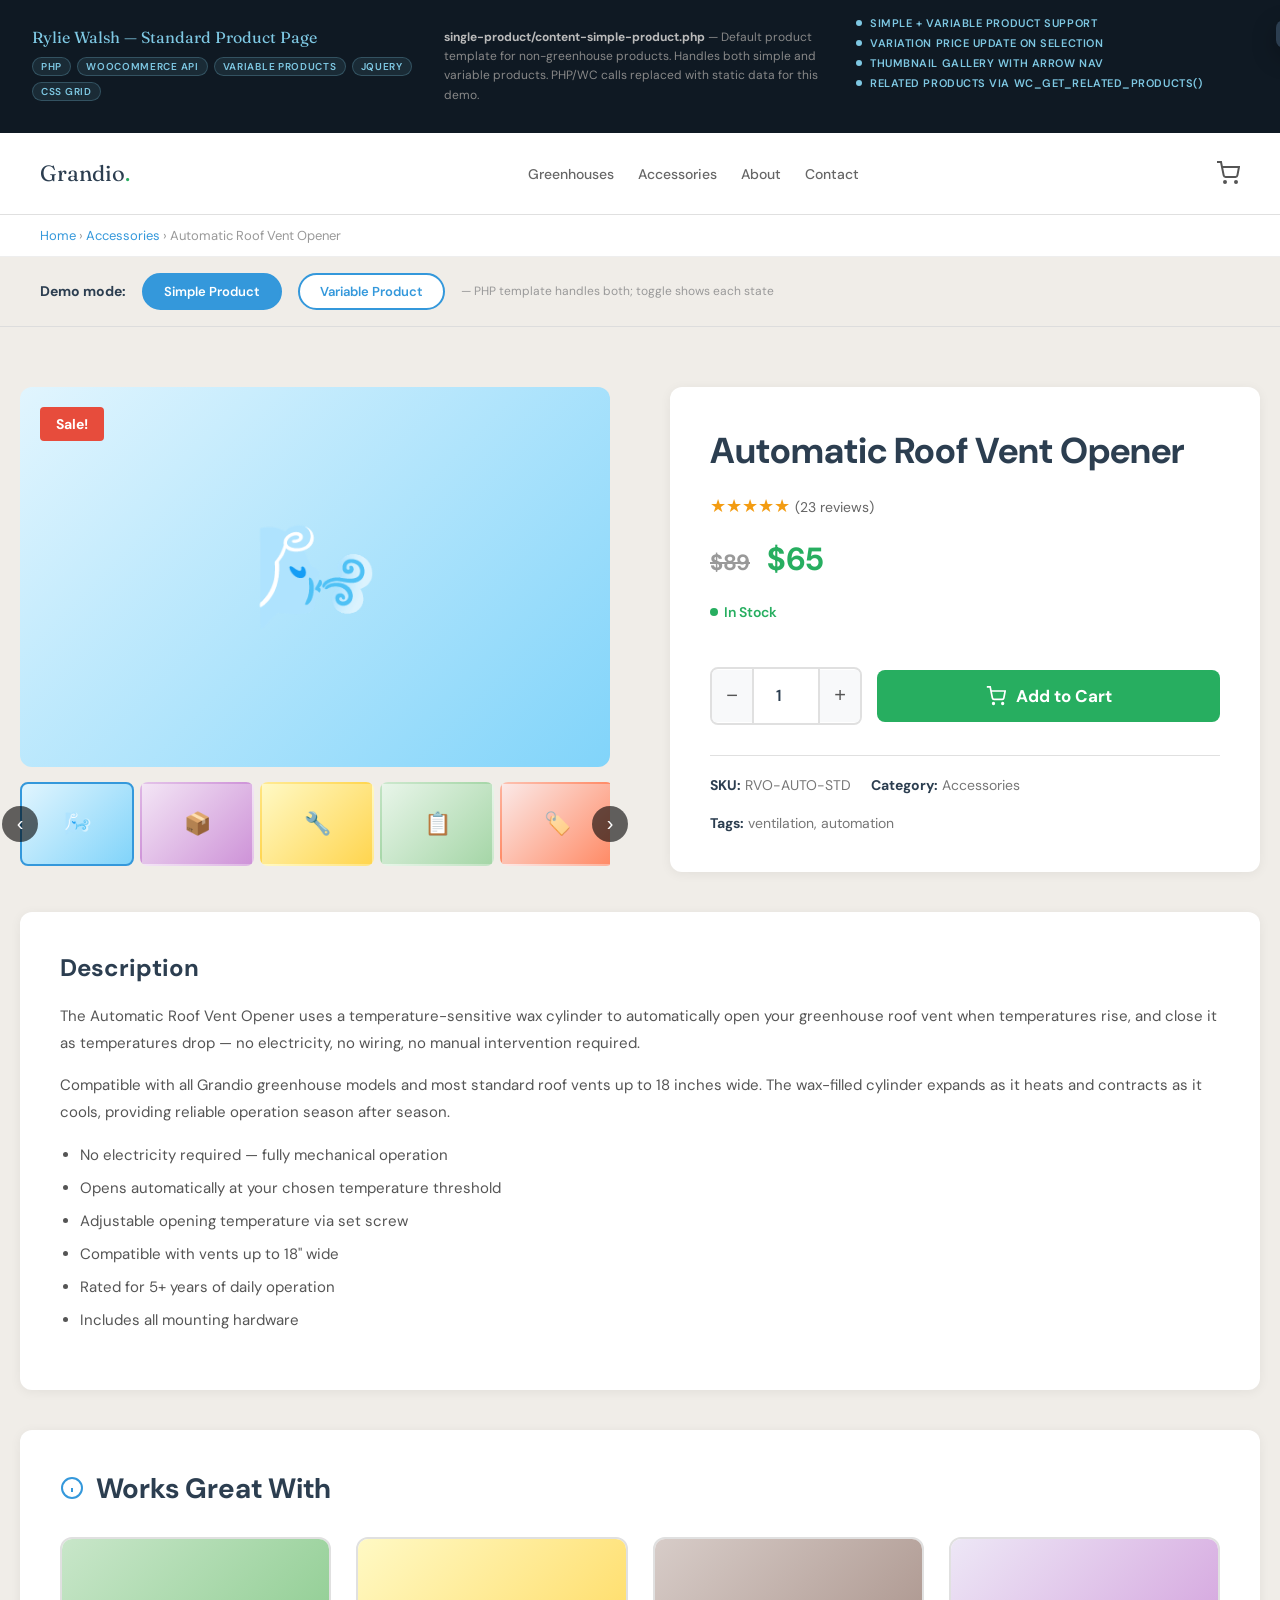
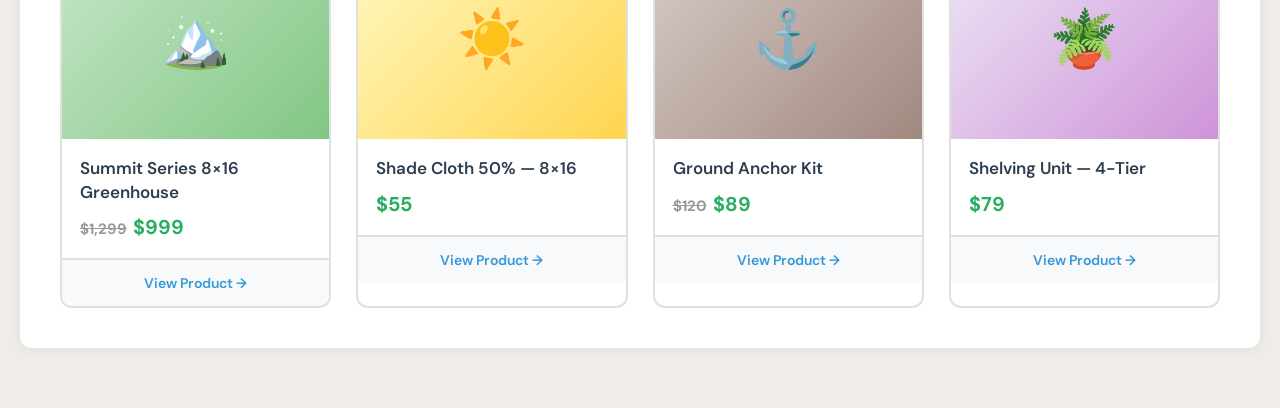
<file: demos/single-product.html>
<!DOCTYPE html>
<html lang="en">
<head>
<meta charset="UTF-8">
<meta name="viewport" content="width=device-width, initial-scale=1.0">
<title>Standard Product Page — Portfolio Demo</title>
<link rel="preconnect" href="https://fonts.googleapis.com">
<link href="https://fonts.googleapis.com/css2?family=Fraunces:ital,wght@0,300;0,600;0,700;1,300&family=DM+Sans:wght@400;500;600&display=swap" rel="stylesheet">

<style>
/* ── Portfolio Banner ───────────────────────────────── */
.port-banner {
  background: #0f1923;
  color: #e8e4dc;
  padding: 16px 32px;
  display: grid;
  grid-template-columns: 1fr 1fr 1fr;
  gap: 20px;
  align-items: start;
  font-family: 'DM Sans', sans-serif;
}
.port-banner h1 {
  font-family: 'Fraunces', serif;
  font-size: 16px;
  font-weight: 400;
  color: #7ec8e3;
}
.port-banner p { font-size: 12px; color: #888; line-height: 1.6; }
.port-banner p strong { color: #bbb; }
.port-features { display: flex; flex-direction: column; gap: 6px; }
.port-feature {
  display: flex; align-items: center; gap: 8px;
  font-size: 11px; color: #7ec8e3; font-weight: 600;
  letter-spacing: 0.05em; text-transform: uppercase;
}
.port-feature-dot { width: 6px; height: 6px; border-radius: 50%; background: #7ec8e3; flex-shrink: 0; }
.port-pills { display: flex; flex-wrap: wrap; gap: 6px; margin-top: 8px; }
.port-pill {
  background: rgba(126,200,227,0.1); border: 1px solid rgba(126,200,227,0.25);
  color: #7ec8e3; font-size: 10px; font-weight: 600;
  letter-spacing: 0.07em; text-transform: uppercase;
  padding: 2px 8px; border-radius: 20px;
}

/* ── Store Chrome ───────────────────────────────────── */
.store-header {
  background: white; border-bottom: 1px solid #e0e0e0;
  padding: 14px 40px; display: flex;
  align-items: center; justify-content: space-between;
  font-family: 'DM Sans', sans-serif;
}
.store-logo { font-family: 'Fraunces', serif; font-size: 22px; color: #2c3e50; }
.store-logo span { color: #27ae60; }
.store-nav { display: flex; gap: 24px; list-style: none; }
.store-nav a { font-size: 14px; color: #666; text-decoration: none; font-weight: 500; }
.breadcrumb {
  padding: 12px 40px; font-size: 13px; color: #999;
  background: white; border-bottom: 1px solid #eee;
  font-family: 'DM Sans', sans-serif;
}
.breadcrumb a { color: #3498db; text-decoration: none; }

/* ── Toggle ─────────────────────────────────────────── */
.demo-toggle {
  background: #f0ede8; padding: 16px 40px;
  display: flex; align-items: center; gap: 16px;
  font-family: 'DM Sans', sans-serif; font-size: 14px;
  color: #555; border-bottom: 1px solid #ddd;
}
.demo-toggle strong { color: #2c3e50; }
.toggle-btn {
  padding: 8px 20px; border-radius: 20px; border: 2px solid #3498db;
  background: white; color: #3498db; font-size: 13px;
  font-weight: 600; cursor: pointer; font-family: 'DM Sans', sans-serif;
  transition: all 0.2s;
}
.toggle-btn.active { background: #3498db; color: white; }
.toggle-btn:hover { background: #3498db; color: white; }

/* ════════════════════════════════════════════════════
   YOUR COMPONENT CSS — unchanged from original
   ════════════════════════════════════════════════════ */
.simple-product-page {
  max-width: 1400px;
  margin: 60px auto;
  padding: 0 20px;
  font-family: 'DM Sans', sans-serif;
}
.simple-product-container { display: flex; flex-direction: column; gap: 40px; }
.simple-product-top { display: grid; grid-template-columns: 1fr 1fr; gap: 60px; align-items: start; }
.simple-product-images { width: 100%; position: relative; }
.simple-product-images img { width: 100%; border-radius: 12px; }
.simple-product-summary {
  background: white; padding: 40px;
  border-radius: 12px; box-shadow: 0 2px 12px rgba(0,0,0,0.06);
}
.product-title { font-size: 36px; font-weight: 700; margin: 0 0 20px 0; color: #2c3e50; }
.product-rating { margin-bottom: 15px; color: #f39c12; font-size: 18px; }
.product-price { font-size: 32px; font-weight: 700; color: #27ae60; margin: 20px 0; }
.product-price del { color: #999; font-size: 22px; margin-right: 10px; }

/* Add to cart */
.simple-add-to-cart { margin: 30px 0; }
.cart-row { display: flex; align-items: center; gap: 15px; }
.qty-box {
  display: flex; align-items: center; gap: 0;
  border: 2px solid #e0e0e0; border-radius: 8px; overflow: hidden;
}
.qty-btn {
  width: 40px; height: 52px; border: none; background: #f8f9fa;
  font-size: 20px; cursor: pointer; color: #555; transition: background 0.2s;
}
.qty-btn:hover { background: #e9ecef; }
.qty-input {
  width: 60px; height: 52px; border: none; border-left: 2px solid #e0e0e0;
  border-right: 2px solid #e0e0e0; font-size: 16px; font-weight: 600;
  text-align: center; color: #2c3e50; font-family: 'DM Sans', sans-serif;
}
.qty-input:focus { outline: none; }
.add-to-cart-btn {
  flex: 1; padding: 15px 30px; font-size: 17px; font-weight: 700;
  background: #27ae60; color: white; border: none; border-radius: 8px;
  cursor: pointer; transition: all 0.3s; font-family: 'DM Sans', sans-serif;
  display: flex; align-items: center; justify-content: center; gap: 10px;
}
.add-to-cart-btn:hover { background: #229954; transform: translateY(-2px); }
.add-to-cart-btn.loading { background: #95a5a6; cursor: wait; }
.add-to-cart-btn.added { background: #2980b9; }
.stock-badge {
  display: inline-flex; align-items: center; gap: 6px;
  font-size: 14px; font-weight: 600; color: #27ae60;
  margin-bottom: 16px;
}
.stock-dot { width: 8px; height: 8px; border-radius: 50%; background: #27ae60; }

/* Variations */
.variations-wrapper { margin-bottom: 20px; }
.variation-row { margin-bottom: 16px; }
.variation-label {
  display: block; font-weight: 600; color: #2c3e50;
  margin-bottom: 8px; font-size: 15px;
}
.variation-select {
  width: 100%; padding: 12px 15px; font-size: 16px;
  border: 2px solid #e0e0e0; border-radius: 8px;
  background: white; color: #2c3e50; cursor: pointer;
  transition: border-color 0.2s; font-family: 'DM Sans', sans-serif;
}
.variation-select:focus { outline: none; border-color: #3498db; }

.product-meta {
  margin-top: 20px; padding-top: 20px;
  border-top: 1px solid #e0e0e0; font-size: 14px; color: #777;
  display: flex; gap: 20px; flex-wrap: wrap;
}
.product-meta span strong { color: #2c3e50; }

/* Sale badge */
.simple-sale-badge {
  position: absolute; top: 20px; left: 20px;
  background: #e74c3c; color: white; padding: 8px 16px;
  border-radius: 4px; font-weight: 700; font-size: 14px; z-index: 10;
  font-family: 'DM Sans', sans-serif;
}

/* Gallery */
.simple-main-image { margin-bottom: 15px; position: relative; }
.simple-main-image img { width: 100%; border-radius: 12px; display: block; }
.simple-gallery-wrapper { position: relative; margin-top: 15px; }
.simple-gallery-track { display: flex; gap: 10px; overflow: hidden; }
.simple-gallery-image { flex: 0 0 calc(20% - 8px); cursor: pointer; }
.simple-gallery-image img {
  width: 100%; height: 80px; object-fit: cover;
  border-radius: 8px; border: 2px solid transparent; transition: border 0.2s;
}
.simple-gallery-image.active img,
.simple-gallery-image:hover img { border-color: #3498db; }
.simple-gallery-arrow {
  position: absolute; top: 50%; transform: translateY(-50%);
  background: rgba(0,0,0,0.6); color: #fff; border: none;
  width: 36px; height: 36px; border-radius: 50%; cursor: pointer; z-index: 5;
  font-size: 20px; display: flex; align-items: center; justify-content: center;
}
.simple-gallery-arrow.left { left: -18px; }
.simple-gallery-arrow.right { right: -18px; }
.simple-gallery-arrow:hover { background: rgba(0,0,0,0.85); }

/* Bottom section */
.simple-product-bottom { width: 100%; }
.simple-description-panel {
  background: white; padding: 40px;
  border-radius: 12px; box-shadow: 0 2px 12px rgba(0,0,0,0.06);
}
.simple-description-panel h3 { font-size: 24px; font-weight: 700; margin: 0 0 20px 0; color: #2c3e50; }
.simple-description-panel p { font-size: 15px; line-height: 1.8; color: #555; margin-bottom: 14px; }
.simple-description-panel ul { padding-left: 20px; }
.simple-description-panel li { font-size: 15px; line-height: 1.8; color: #555; margin-bottom: 6px; }

/* Fits with */
.fits-with-section {
  background: white; padding: 40px; border-radius: 12px;
  box-shadow: 0 2px 12px rgba(0,0,0,0.06); margin-top: 40px;
}
.fits-with-title {
  font-size: 28px; font-weight: 700; margin: 0 0 30px 0;
  color: #2c3e50; display: flex; align-items: center; gap: 12px;
}
.fits-with-title svg { color: #3498db; }
.fits-with-grid { display: grid; grid-template-columns: repeat(auto-fill, minmax(220px, 1fr)); gap: 25px; }
.fits-with-card {
  background: white; border: 2px solid #e0e0e0;
  border-radius: 12px; overflow: hidden; transition: all 0.3s;
}
.fits-with-card:hover {
  transform: translateY(-5px); box-shadow: 0 8px 25px rgba(0,0,0,0.15);
  border-color: #3498db;
}
.fits-with-link { text-decoration: none; color: inherit; display: block; }
.fits-with-image {
  width: 100%; height: 200px; overflow: hidden; background: #f5f5f5;
  display: flex; align-items: center; justify-content: center;
  font-size: 56px; position: relative;
}
.fits-with-image img { width: 100%; height: 100%; object-fit: cover; transition: transform 0.3s; }
.fits-with-card:hover .fits-with-image img { transform: scale(1.05); }
.fits-with-content { padding: 18px; }
.fits-with-product-title { font-size: 17px; font-weight: 600; margin: 0 0 10px 0; color: #2c3e50; line-height: 1.4; }
.fits-with-price { font-size: 20px; font-weight: 700; color: #27ae60; }
.fits-with-price del { color: #999; font-size: 15px; margin-right: 6px; }
.fits-with-button {
  padding: 14px 18px; background: #f8f9fa; text-align: center;
  font-weight: 600; color: #3498db; border-top: 2px solid #e0e0e0; transition: all 0.3s;
  font-size: 14px;
}
.fits-with-card:hover .fits-with-button { background: #3498db; color: white; }

/* Responsive */
@media (max-width: 1023px) {
  .simple-product-top { grid-template-columns: 1fr; gap: 30px; }
  .product-title { font-size: 28px; }
  .port-banner { grid-template-columns: 1fr; }
  .store-nav { display: none; }
}
@media (max-width: 768px) {
  .simple-product-page { padding: 0 15px; }
  .fits-with-grid { grid-template-columns: 1fr 1fr; }
  .simple-gallery-image { flex: 0 0 calc(25% - 8px); }
}
/* ════ End your component CSS ════ */

/* Notification */
.notif {
  position: fixed; top: 20px; right: 20px;
  background: #2c3e50; color: white;
  padding: 14px 20px; border-radius: 8px; font-size: 14px;
  font-weight: 600; z-index: 99999;
  box-shadow: 0 8px 24px rgba(0,0,0,0.3);
  transform: translateX(140%); transition: transform 0.3s ease;
  display: flex; align-items: center; gap: 10px;
  font-family: 'DM Sans', sans-serif; max-width: 280px;
}
.notif.show { transform: translateX(0); }
.notif.success { border-left: 4px solid #27ae60; }
.notif.info    { border-left: 4px solid #3498db; }

body { background: #f0ede8; margin: 0; }
</style>
</head>
<body>

<!-- Portfolio banner -->
<div class="port-banner">
  <div>
    <h1>Rylie Walsh — Standard Product Page</h1>
    <div class="port-pills" style="margin-top:8px;">
      <span class="port-pill">PHP</span>
      <span class="port-pill">WooCommerce API</span>
      <span class="port-pill">Variable Products</span>
      <span class="port-pill">jQuery</span>
      <span class="port-pill">CSS Grid</span>
    </div>
  </div>
  <div>
    <p><strong>single-product/content-simple-product.php</strong> — Default product template for non-greenhouse products. Handles both simple and variable products. PHP/WC calls replaced with static data for this demo.</p>
  </div>
  <div class="port-features">
    <div class="port-feature"><span class="port-feature-dot"></span>Simple + variable product support</div>
    <div class="port-feature"><span class="port-feature-dot"></span>Variation price update on selection</div>
    <div class="port-feature"><span class="port-feature-dot"></span>Thumbnail gallery with arrow nav</div>
    <div class="port-feature"><span class="port-feature-dot"></span>Related products via wc_get_related_products()</div>
  </div>
</div>

<!-- Store chrome -->
<div class="store-header">
  <div class="store-logo">Grandio<span>.</span></div>
  <ul class="store-nav">
    <li><a href="#">Greenhouses</a></li>
    <li><a href="#">Accessories</a></li>
    <li><a href="#">About</a></li>
    <li><a href="#">Contact</a></li>
  </ul>
  <svg width="24" height="24" viewBox="0 0 24 24" fill="none" stroke="#555" stroke-width="2">
    <circle cx="9" cy="21" r="1"/><circle cx="20" cy="21" r="1"/>
    <path d="M1 1h4l2.68 13.39a2 2 0 0 0 2 1.61h9.72a2 2 0 0 0 2-1.61L23 6H6"/>
  </svg>
</div>

<div class="breadcrumb">
  <a href="#">Home</a> › <a href="#">Accessories</a> › <span id="breadcrumb-name">Automatic Roof Vent Opener</span>
</div>

<!-- Demo toggle -->
<!--
  PORTFOLIO NOTE: This template handles both product types via PHP.
  For simple products: woocommerce_template_single_add_to_cart() renders a qty + button row.
  For variable products: it renders a variations_form with dropdowns per attribute,
  then jQuery listens to WooCommerce's found_variation event to update the displayed price.
  Toggle below simulates both states.
-->
<div class="demo-toggle">
  <strong>Demo mode:</strong>
  <button class="toggle-btn active" id="btn-simple" onclick="setMode('simple')">Simple Product</button>
  <button class="toggle-btn" id="btn-variable" onclick="setMode('variable')">Variable Product</button>
  <span style="color:#999;font-size:12px;">— PHP template handles both; toggle shows each state</span>
</div>

<!-- ══════════════════════════════════════════════════
     YOUR COMPONENT — structure mirrors PHP template
     ══════════════════════════════════════════════════ -->
<div class="simple-product-page">
  <div class="simple-product-container">

    <!-- TOP: Image left | Summary right -->
    <div class="simple-product-top">

      <!-- LEFT: Images -->
      <!-- PHP: get_the_post_thumbnail() + get_gallery_image_ids(), merged and rendered as track -->
      <div class="simple-product-images">
        <span class="simple-sale-badge" id="sale-badge">Sale!</span>
        <div class="simple-main-image">
          <div id="main-image-display" style="
            width:100%; border-radius:12px; height:380px;
            background: linear-gradient(135deg,#e1f5fe 0%,#81d4fa 100%);
            display:flex; align-items:center; justify-content:center; font-size:100px;
          ">🌬️</div>
        </div>
        <div class="simple-gallery-wrapper">
          <button class="simple-gallery-arrow left">‹</button>
          <div class="simple-gallery-track">
            <div class="simple-gallery-image active" data-emoji="🌬️" data-bg="linear-gradient(135deg,#e1f5fe,#81d4fa)">
              <div style="width:100%;height:80px;border-radius:8px;border:2px solid #3498db;background:linear-gradient(135deg,#e1f5fe,#81d4fa);display:flex;align-items:center;justify-content:center;font-size:22px;">🌬️</div>
            </div>
            <div class="simple-gallery-image" data-emoji="📦" data-bg="linear-gradient(135deg,#f3e5f5,#ce93d8)">
              <div style="width:100%;height:80px;border-radius:8px;border:2px solid transparent;background:linear-gradient(135deg,#f3e5f5,#ce93d8);display:flex;align-items:center;justify-content:center;font-size:22px;">📦</div>
            </div>
            <div class="simple-gallery-image" data-emoji="🔧" data-bg="linear-gradient(135deg,#fff9c4,#ffd54f)">
              <div style="width:100%;height:80px;border-radius:8px;border:2px solid transparent;background:linear-gradient(135deg,#fff9c4,#ffd54f);display:flex;align-items:center;justify-content:center;font-size:22px;">🔧</div>
            </div>
            <div class="simple-gallery-image" data-emoji="📋" data-bg="linear-gradient(135deg,#e8f5e9,#a5d6a7)">
              <div style="width:100%;height:80px;border-radius:8px;border:2px solid transparent;background:linear-gradient(135deg,#e8f5e9,#a5d6a7);display:flex;align-items:center;justify-content:center;font-size:22px;">📋</div>
            </div>
            <div class="simple-gallery-image" data-emoji="🏷️" data-bg="linear-gradient(135deg,#fbe9e7,#ff8a65)">
              <div style="width:100%;height:80px;border-radius:8px;border:2px solid transparent;background:linear-gradient(135deg,#fbe9e7,#ff8a65);display:flex;align-items:center;justify-content:center;font-size:22px;">🏷️</div>
            </div>
          </div>
          <button class="simple-gallery-arrow right">›</button>
        </div>
      </div>

      <!-- RIGHT: Summary -->
      <div class="simple-product-summary">
        <h1 class="product-title" id="product-title">Automatic Roof Vent Opener</h1>

        <div class="product-rating">★★★★★ <span style="color:#666;font-size:14px;">(23 reviews)</span></div>

        <!-- PHP: $product->get_price_html() — for variable products, data-original-price stores the range for reset -->
        <div class="product-price" id="product-price"><del>$89</del> $65</div>

        <div class="stock-badge"><span class="stock-dot"></span> In Stock</div>

        <!-- Add to cart area -->
        <!-- PHP: woocommerce_template_single_add_to_cart() handles both types -->
        <div class="simple-add-to-cart">

          <!-- SIMPLE product layout -->
          <div id="simple-cart" class="cart-row">
            <div class="qty-box">
              <button class="qty-btn" id="qty-minus">−</button>
              <input type="number" class="qty-input" id="qty-val" value="1" min="1">
              <button class="qty-btn" id="qty-plus">+</button>
            </div>
            <button class="add-to-cart-btn" id="atc-btn">
              <svg width="20" height="20" viewBox="0 0 24 24" fill="none" stroke="currentColor" stroke-width="2">
                <circle cx="9" cy="21" r="1"/><circle cx="20" cy="21" r="1"/>
                <path d="M1 1h4l2.68 13.39a2 2 0 0 0 2 1.61h9.72a2 2 0 0 0 2-1.61L23 6H6"/>
              </svg>
              Add to Cart
            </button>
          </div>

          <!-- VARIABLE product layout -->
          <!-- PHP: variations_form + WC found_variation event → price update via jQuery -->
          <div id="variable-cart" style="display:none;">
            <div class="variations-wrapper">
              <div class="variation-row">
                <label class="variation-label">Opening Temperature</label>
                <select class="variation-select" id="var-temp" onchange="updateVariationPrice()">
                  <option value="">— Select temperature —</option>
                  <option value="68" data-price="$65" data-name="68°F / 20°C">68°F / 20°C — $65</option>
                  <option value="77" data-price="$65" data-name="77°F / 25°C">77°F / 25°C — $65</option>
                  <option value="86" data-price="$72" data-name="86°F / 30°C (Heavy Duty)">86°F / 30°C Heavy Duty — $72</option>
                </select>
              </div>
              <div class="variation-row">
                <label class="variation-label">Lift Force</label>
                <select class="variation-select" id="var-lift" onchange="updateVariationPrice()">
                  <option value="">— Select lift force —</option>
                  <option value="standard" data-price="$65">Standard (15 lbs) — $65</option>
                  <option value="heavy" data-price="$79">Heavy Duty (25 lbs) — $79</option>
                </select>
              </div>
            </div>
            <div class="cart-row" id="var-atc-row" style="opacity:0.4;pointer-events:none;">
              <div class="qty-box">
                <button class="qty-btn" id="qty-minus-v">−</button>
                <input type="number" class="qty-input" id="qty-val-v" value="1" min="1">
                <button class="qty-btn" id="qty-plus-v">+</button>
              </div>
              <button class="add-to-cart-btn" id="atc-btn-v">
                <svg width="20" height="20" viewBox="0 0 24 24" fill="none" stroke="currentColor" stroke-width="2">
                  <circle cx="9" cy="21" r="1"/><circle cx="20" cy="21" r="1"/>
                  <path d="M1 1h4l2.68 13.39a2 2 0 0 0 2 1.61h9.72a2 2 0 0 0 2-1.61L23 6H6"/>
                </svg>
                Add to Cart
              </button>
            </div>
          </div>

        </div>

        <!-- PHP: woocommerce_template_single_meta() -->
        <div class="product-meta">
          <span><strong>SKU:</strong> <span id="product-sku">RVO-AUTO-STD</span></span>
          <span><strong>Category:</strong> Accessories</span>
          <span><strong>Tags:</strong> ventilation, automation</span>
        </div>
      </div>

    </div>

    <!-- BOTTOM: Description + Related -->
    <div class="simple-product-bottom">

      <!-- PHP: the_content() -->
      <div class="simple-description-panel">
        <h3>Description</h3>
        <p>The Automatic Roof Vent Opener uses a temperature-sensitive wax cylinder to automatically open your greenhouse roof vent when temperatures rise, and close it as temperatures drop — no electricity, no wiring, no manual intervention required.</p>
        <p>Compatible with all Grandio greenhouse models and most standard roof vents up to 18 inches wide. The wax-filled cylinder expands as it heats and contracts as it cools, providing reliable operation season after season.</p>
        <ul>
          <li>No electricity required — fully mechanical operation</li>
          <li>Opens automatically at your chosen temperature threshold</li>
          <li>Adjustable opening temperature via set screw</li>
          <li>Compatible with vents up to 18" wide</li>
          <li>Rated for 5+ years of daily operation</li>
          <li>Includes all mounting hardware</li>
        </ul>
      </div>

      <!-- PHP: wc_get_related_products($product->get_id(), 4) -->
      <div class="fits-with-section">
        <h3 class="fits-with-title">
          <svg width="24" height="24" viewBox="0 0 24 24" fill="none" stroke="currentColor" stroke-width="2">
            <circle cx="12" cy="12" r="10"/><path d="M12 16v-4"/><path d="M12 8h.01"/>
          </svg>
          Works Great With
        </h3>
        <div class="fits-with-grid">

          <div class="fits-with-card">
            <a href="#" class="fits-with-link">
              <div class="fits-with-image" style="background:linear-gradient(135deg,#c8e6c9,#81c784);">🏔️</div>
              <div class="fits-with-content">
                <h4 class="fits-with-product-title">Summit Series 8×16 Greenhouse</h4>
                <div class="fits-with-price"><del>$1,299</del>$999</div>
              </div>
              <div class="fits-with-button">View Product →</div>
            </a>
          </div>

          <div class="fits-with-card">
            <a href="#" class="fits-with-link">
              <div class="fits-with-image" style="background:linear-gradient(135deg,#fff9c4,#ffd54f);">☀️</div>
              <div class="fits-with-content">
                <h4 class="fits-with-product-title">Shade Cloth 50% — 8×16</h4>
                <div class="fits-with-price">$55</div>
              </div>
              <div class="fits-with-button">View Product →</div>
            </a>
          </div>

          <div class="fits-with-card">
            <a href="#" class="fits-with-link">
              <div class="fits-with-image" style="background:linear-gradient(135deg,#d7ccc8,#a1887f);">⚓</div>
              <div class="fits-with-content">
                <h4 class="fits-with-product-title">Ground Anchor Kit</h4>
                <div class="fits-with-price"><del>$120</del>$89</div>
              </div>
              <div class="fits-with-button">View Product →</div>
            </a>
          </div>

          <div class="fits-with-card">
            <a href="#" class="fits-with-link">
              <div class="fits-with-image" style="background:linear-gradient(135deg,#ede7f6,#ce93d8);">🪴</div>
              <div class="fits-with-content">
                <h4 class="fits-with-product-title">Shelving Unit — 4-Tier</h4>
                <div class="fits-with-price">$79</div>
              </div>
              <div class="fits-with-button">View Product →</div>
            </a>
          </div>

        </div>
      </div>

    </div>
  </div>
</div>

<div class="notif" id="notif"></div>

<script>
/* ── Notification ─────────────────────────────────── */
function showNotif(msg, type) {
  const el = document.getElementById('notif');
  el.textContent = msg;
  el.className = 'notif ' + type;
  void el.offsetWidth;
  el.classList.add('show');
  setTimeout(() => el.classList.remove('show'), 3000);
}

/* ── Toggle simple / variable ─────────────────────── */
/*
  PHP handles this automatically — if $product->is_type('variable'),
  woocommerce_template_single_add_to_cart() renders the variations_form.
  Toggle below just demos both states in the same HTML file.
*/
function setMode(mode) {
  const isVariable = mode === 'variable';
  document.getElementById('simple-cart').style.display   = isVariable ? 'none'  : 'flex';
  document.getElementById('variable-cart').style.display = isVariable ? 'block' : 'none';
  document.getElementById('btn-simple').classList.toggle('active', !isVariable);
  document.getElementById('btn-variable').classList.toggle('active', isVariable);

  if (isVariable) {
    document.getElementById('product-title').textContent = 'Automatic Roof Vent Opener';
    document.getElementById('product-price').innerHTML = '$65 – $79';
    document.getElementById('product-sku').textContent = 'RVO-AUTO-VAR';
    document.getElementById('breadcrumb-name').textContent = 'Automatic Roof Vent Opener (Variable)';
    document.getElementById('sale-badge').style.display = 'none';
    // Reset selects
    document.getElementById('var-temp').value = '';
    document.getElementById('var-lift').value = '';
    document.getElementById('var-atc-row').style.opacity = '0.4';
    document.getElementById('var-atc-row').style.pointerEvents = 'none';
  } else {
    document.getElementById('product-title').textContent = 'Automatic Roof Vent Opener';
    document.getElementById('product-price').innerHTML = '<del>$89</del> $65';
    document.getElementById('product-sku').textContent = 'RVO-AUTO-STD';
    document.getElementById('breadcrumb-name').textContent = 'Automatic Roof Vent Opener';
    document.getElementById('sale-badge').style.display = 'block';
  }
}

/* ── Variation price update ───────────────────────── */
/*
  PHP/jQuery: variationForm.on('found_variation', function(e, variation) {
    priceContainer.html(variation.price_html);
  });
  Simulated here by reading selected option data attributes.
*/
function updateVariationPrice() {
  const temp = document.getElementById('var-temp');
  const lift = document.getElementById('var-lift');
  const atcRow = document.getElementById('var-atc-row');

  if (temp.value && lift.value) {
    const tempOpt = temp.options[temp.selectedIndex];
    const liftOpt = lift.options[lift.selectedIndex];
    const basePrice = parseFloat(liftOpt.dataset.price.replace('$',''));
    const tempSurcharge = tempOpt.value === '86' ? 7 : 0;
    const finalPrice = basePrice + tempSurcharge;

    document.getElementById('product-price').innerHTML = '$' + finalPrice;
    atcRow.style.opacity = '1';
    atcRow.style.pointerEvents = 'auto';
    showNotif('Variation selected — $' + finalPrice, 'info');
  } else {
    document.getElementById('product-price').innerHTML = '$65 – $79';
    atcRow.style.opacity = '0.4';
    atcRow.style.pointerEvents = 'none';
  }
}

/* ── Quantity buttons ─────────────────────────────── */
function setupQty(minusId, plusId, inputId) {
  document.getElementById(minusId).addEventListener('click', () => {
    const inp = document.getElementById(inputId);
    if (parseInt(inp.value) > 1) inp.value = parseInt(inp.value) - 1;
  });
  document.getElementById(plusId).addEventListener('click', () => {
    const inp = document.getElementById(inputId);
    inp.value = parseInt(inp.value) + 1;
  });
}
setupQty('qty-minus', 'qty-plus', 'qty-val');
setupQty('qty-minus-v', 'qty-plus-v', 'qty-val-v');

/* ── Add to cart buttons ──────────────────────────── */
function setupAtc(btnId, qtyId) {
  document.getElementById(btnId).addEventListener('click', function() {
    const btn = this;
    const qty = document.getElementById(qtyId).value;
    btn.classList.add('loading');
    btn.textContent = 'Adding...';
    setTimeout(() => {
      btn.classList.remove('loading');
      btn.classList.add('added');
      btn.innerHTML = '✓ Added to Cart';
      showNotif(qty + ' item(s) added to cart', 'success');
      setTimeout(() => {
        btn.classList.remove('added');
        btn.innerHTML = `<svg width="20" height="20" viewBox="0 0 24 24" fill="none" stroke="currentColor" stroke-width="2"><circle cx="9" cy="21" r="1"/><circle cx="20" cy="21" r="1"/><path d="M1 1h4l2.68 13.39a2 2 0 0 0 2 1.61h9.72a2 2 0 0 0 2-1.61L23 6H6"/></svg> Add to Cart`;
      }, 2500);
    }, 900);
  });
}
setupAtc('atc-btn', 'qty-val');
setupAtc('atc-btn-v', 'qty-val-v');

/* ── Thumbnail gallery ────────────────────────────── */
document.querySelectorAll('.simple-gallery-image').forEach(thumb => {
  thumb.addEventListener('click', () => {
    document.querySelectorAll('.simple-gallery-image').forEach(t => {
      t.querySelector('div').style.border = '2px solid transparent';
    });
    thumb.querySelector('div').style.border = '2px solid #3498db';
    const display = document.getElementById('main-image-display');
    display.style.background = thumb.dataset.bg;
    display.textContent = thumb.dataset.emoji;
  });
});
</script>
</body>
</html>
</file>
